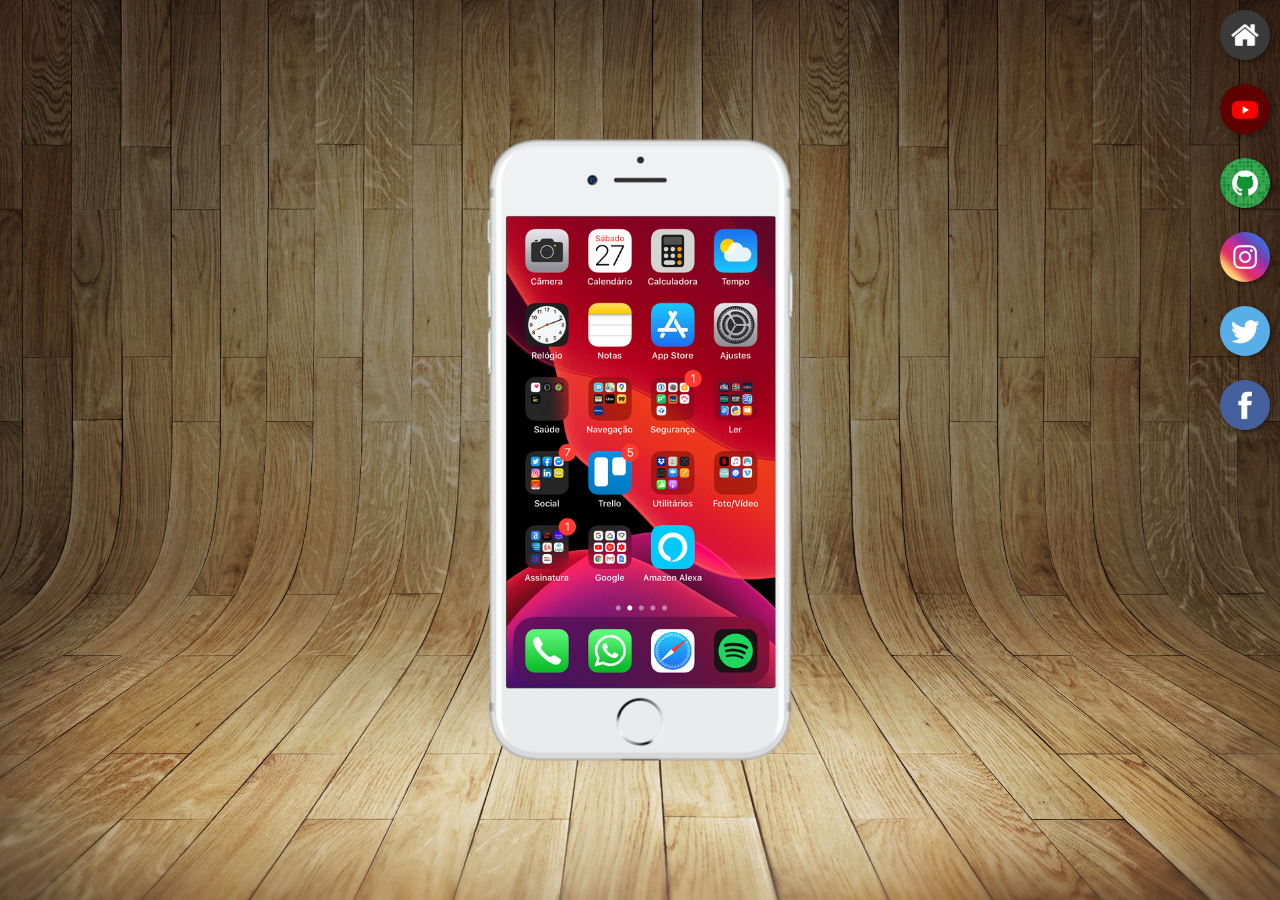
<file: index.html>
<!DOCTYPE html>
<html lang="pt-br">
<head>
  <meta charset="UTF-8">
  <meta name="viewport" content="width=device-width, initial-scale=1.0">
  <link rel="shortcut icon" href="imagens/favicon.ico" type="image/x-icon">
  <link rel="stylesheet" href="estilos/style.css">
  <title>Projeto Redes Sociais</title>
</head>
<body>
  <main>

    <section id="telefone">
      <iframe src="home.html" frameborder="0" name="tela" id="tela">
        Seu navegador não é compatível com isso.
      </iframe>
    </section>

    <section id="redes-sociais"> 
      <!-- name="tela" e target="tela" estão interligados -->
      <a href="home.html" target="tela"><img src="imagens/logo-home.jpg" alt="Home"></a> <br> 
      <a href="youtube.html" target="tela"><img src="imagens/logo-youtube.jpg" alt="Youtube"></a> <br>
      <a href="github.html" target="tela"><img src="imagens/logo-github.jpg" alt="GitHub"></a> <br>
      <a href="instagram.html" target="tela"><img src="imagens/logo-instagram.jpg" alt="Instagram"></a> <br>
      <a href="twitter.html" target="tela"><img src="imagens/logo-twitter.jpg" alt="Twitter"></a> <br>
      <a href="facebook.html" target="tela"><img src="imagens/logo-facebook.jpg" alt="Facebook"></a>
    </section>

  </main>
</body>
</html>
</file>
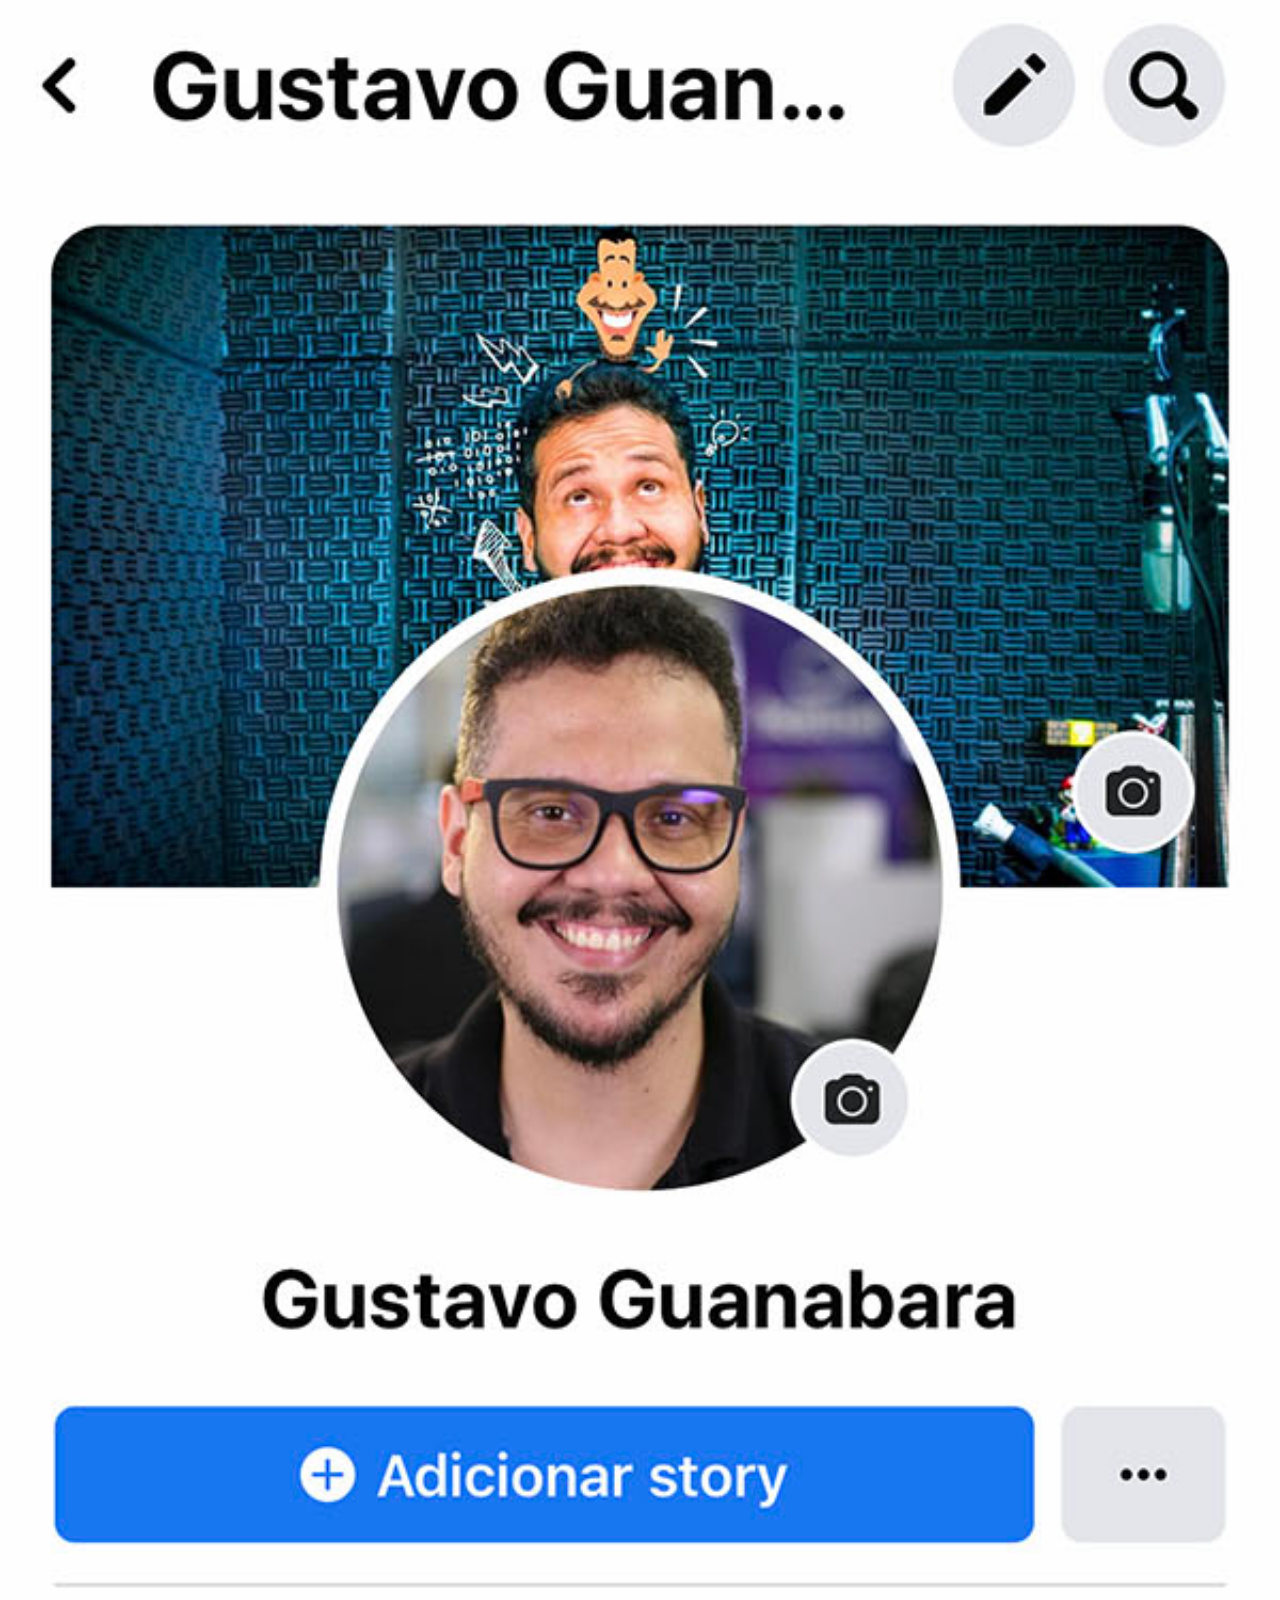
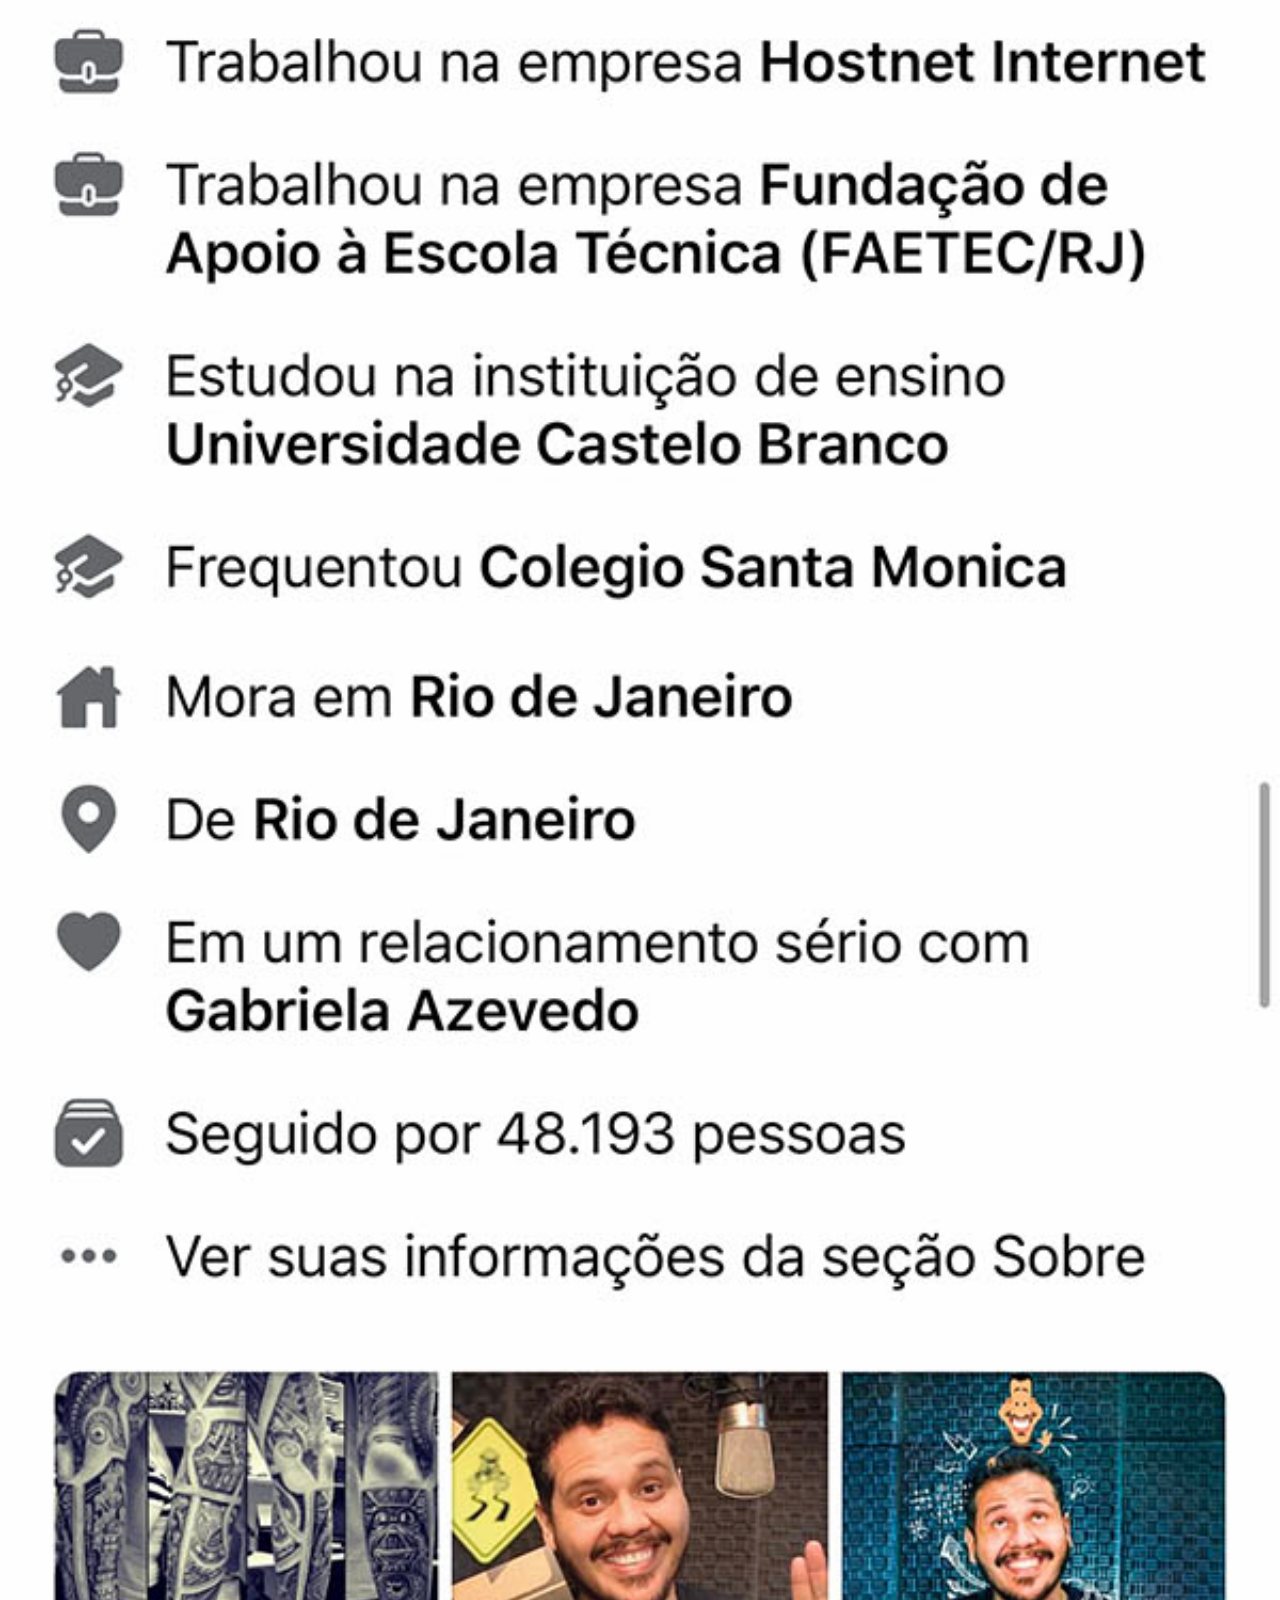
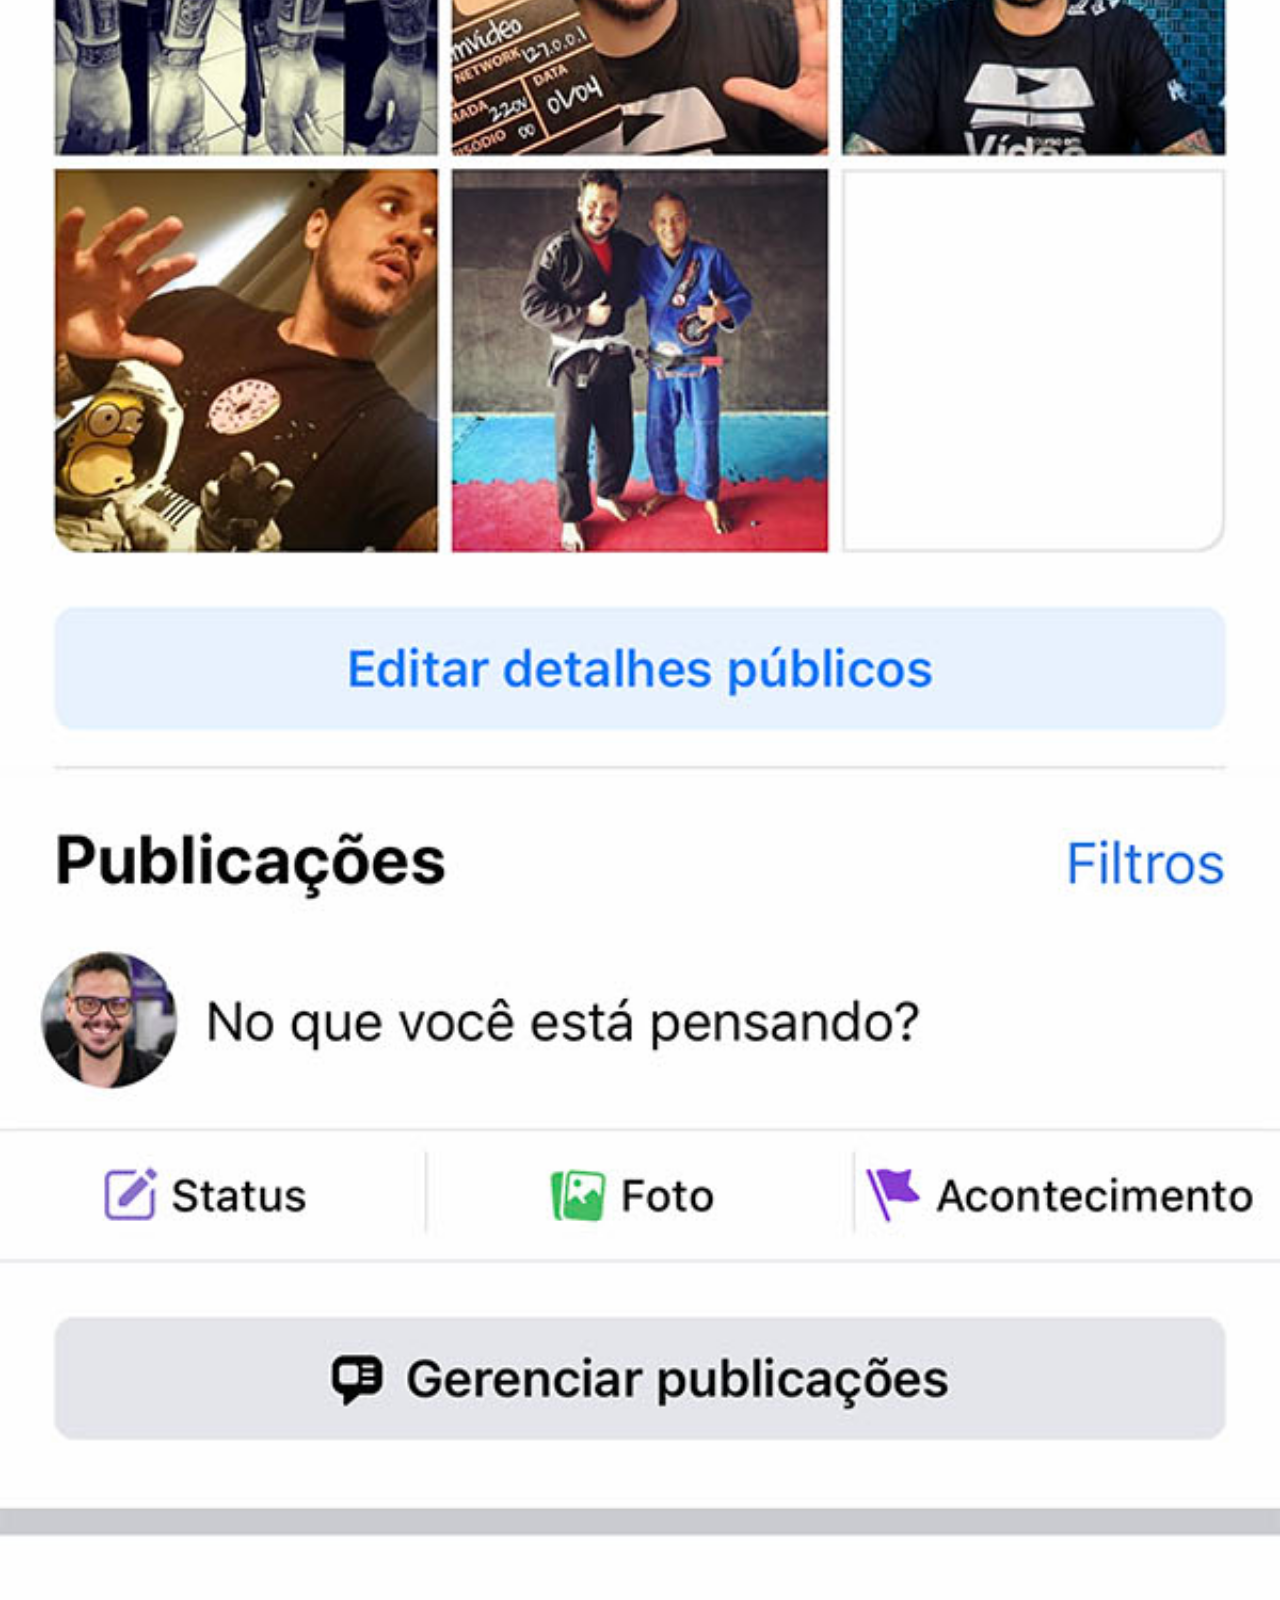
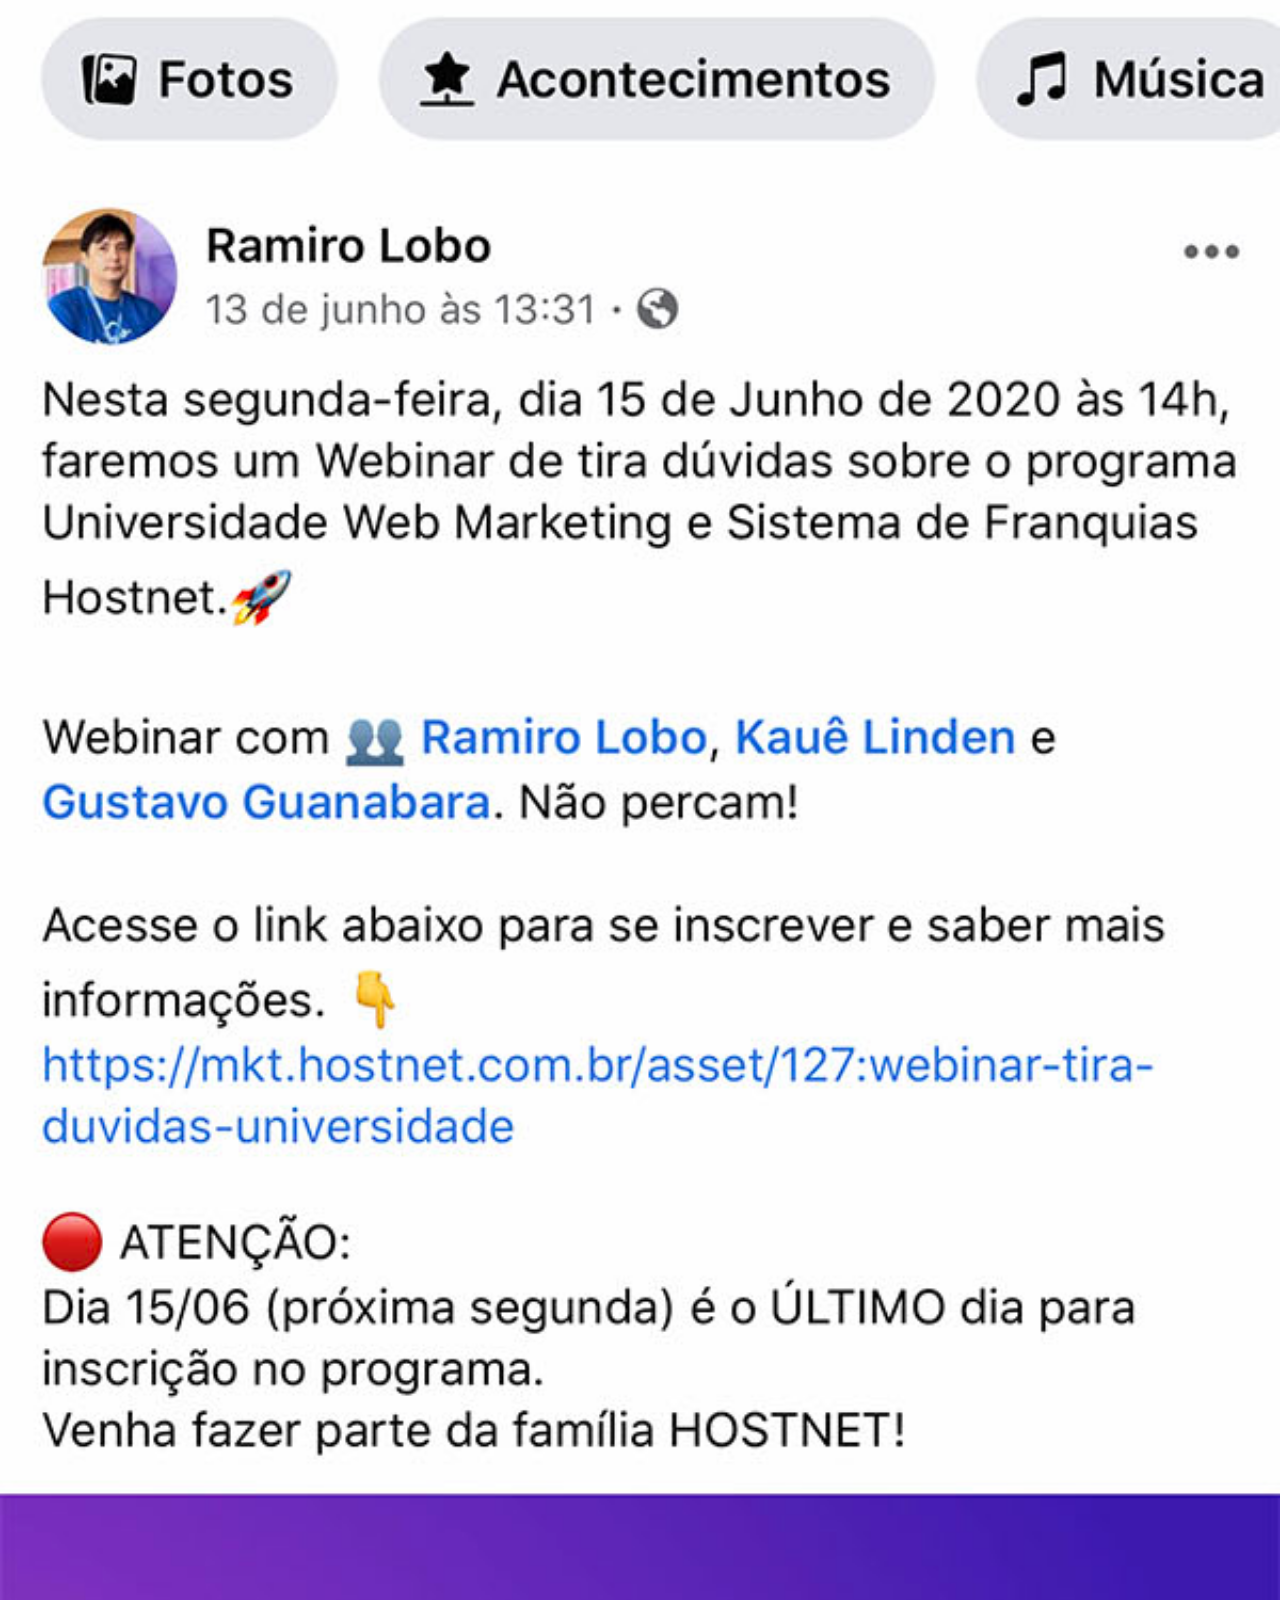
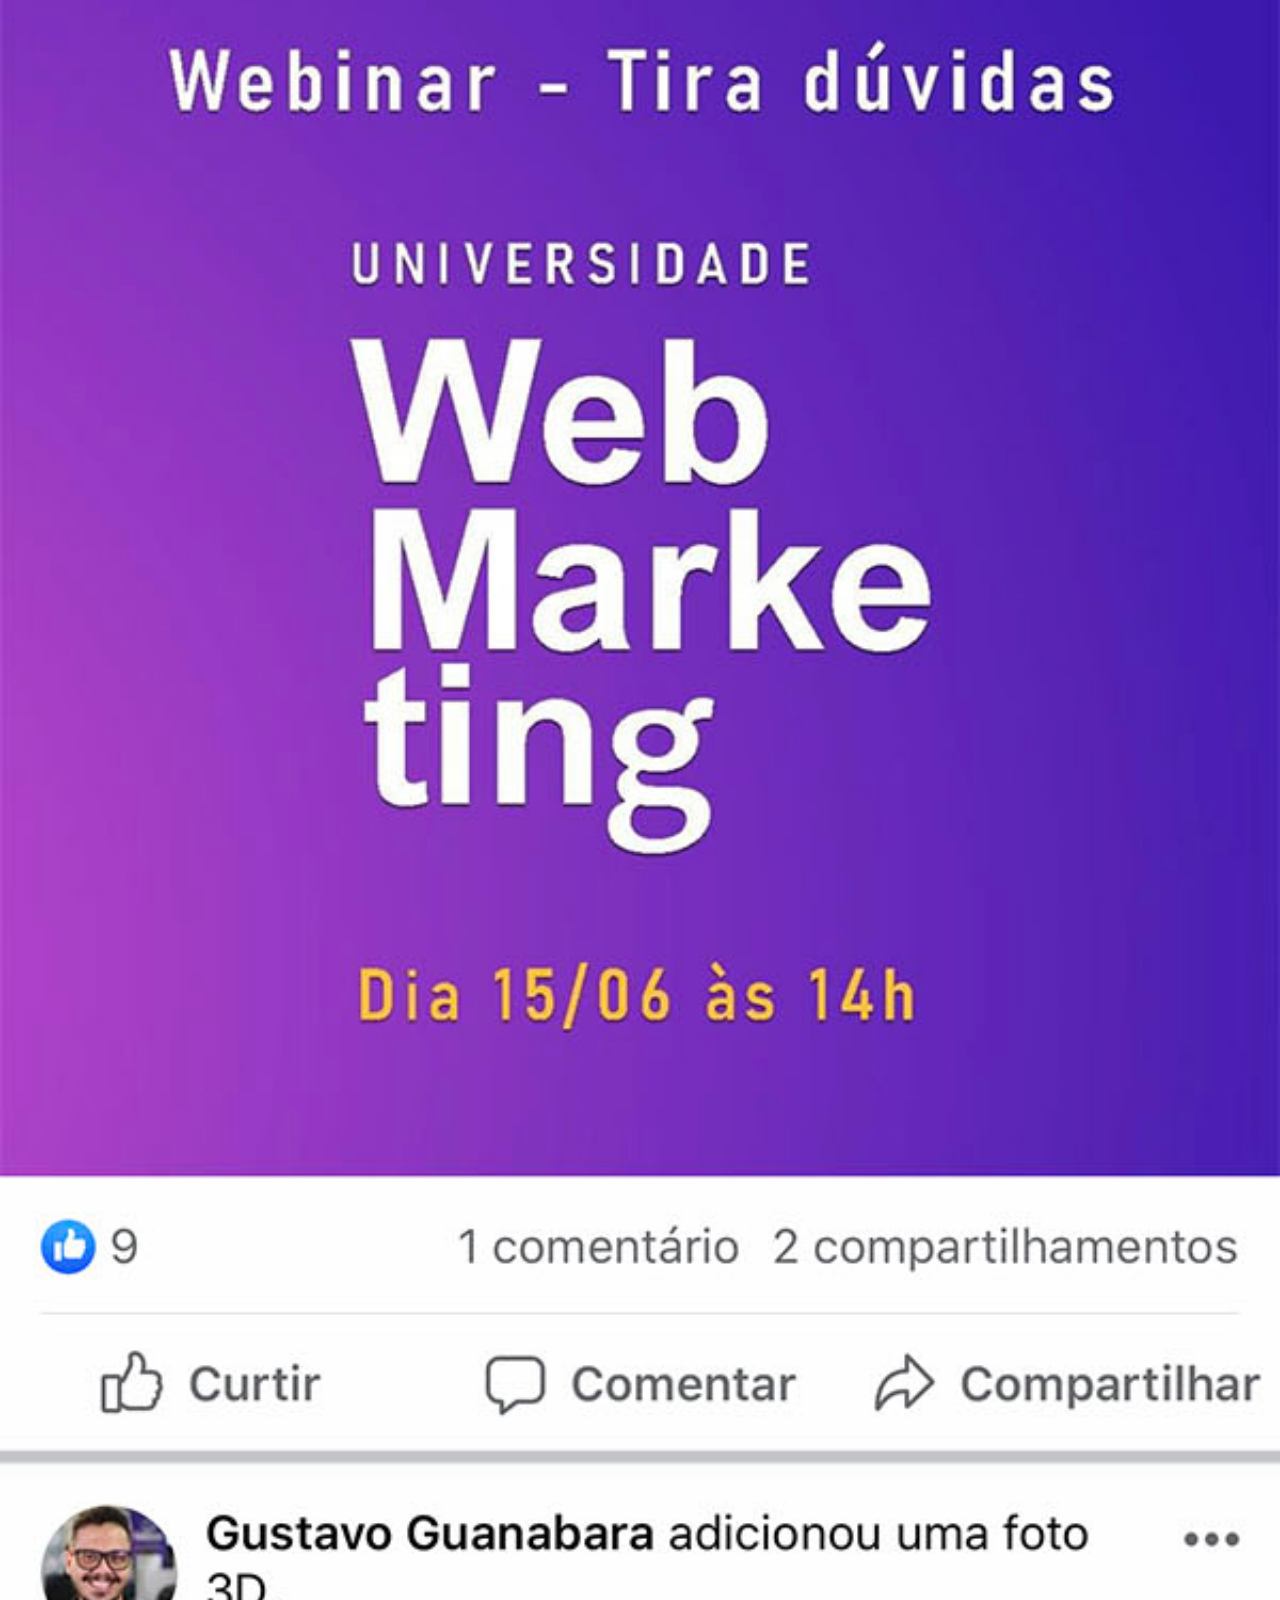
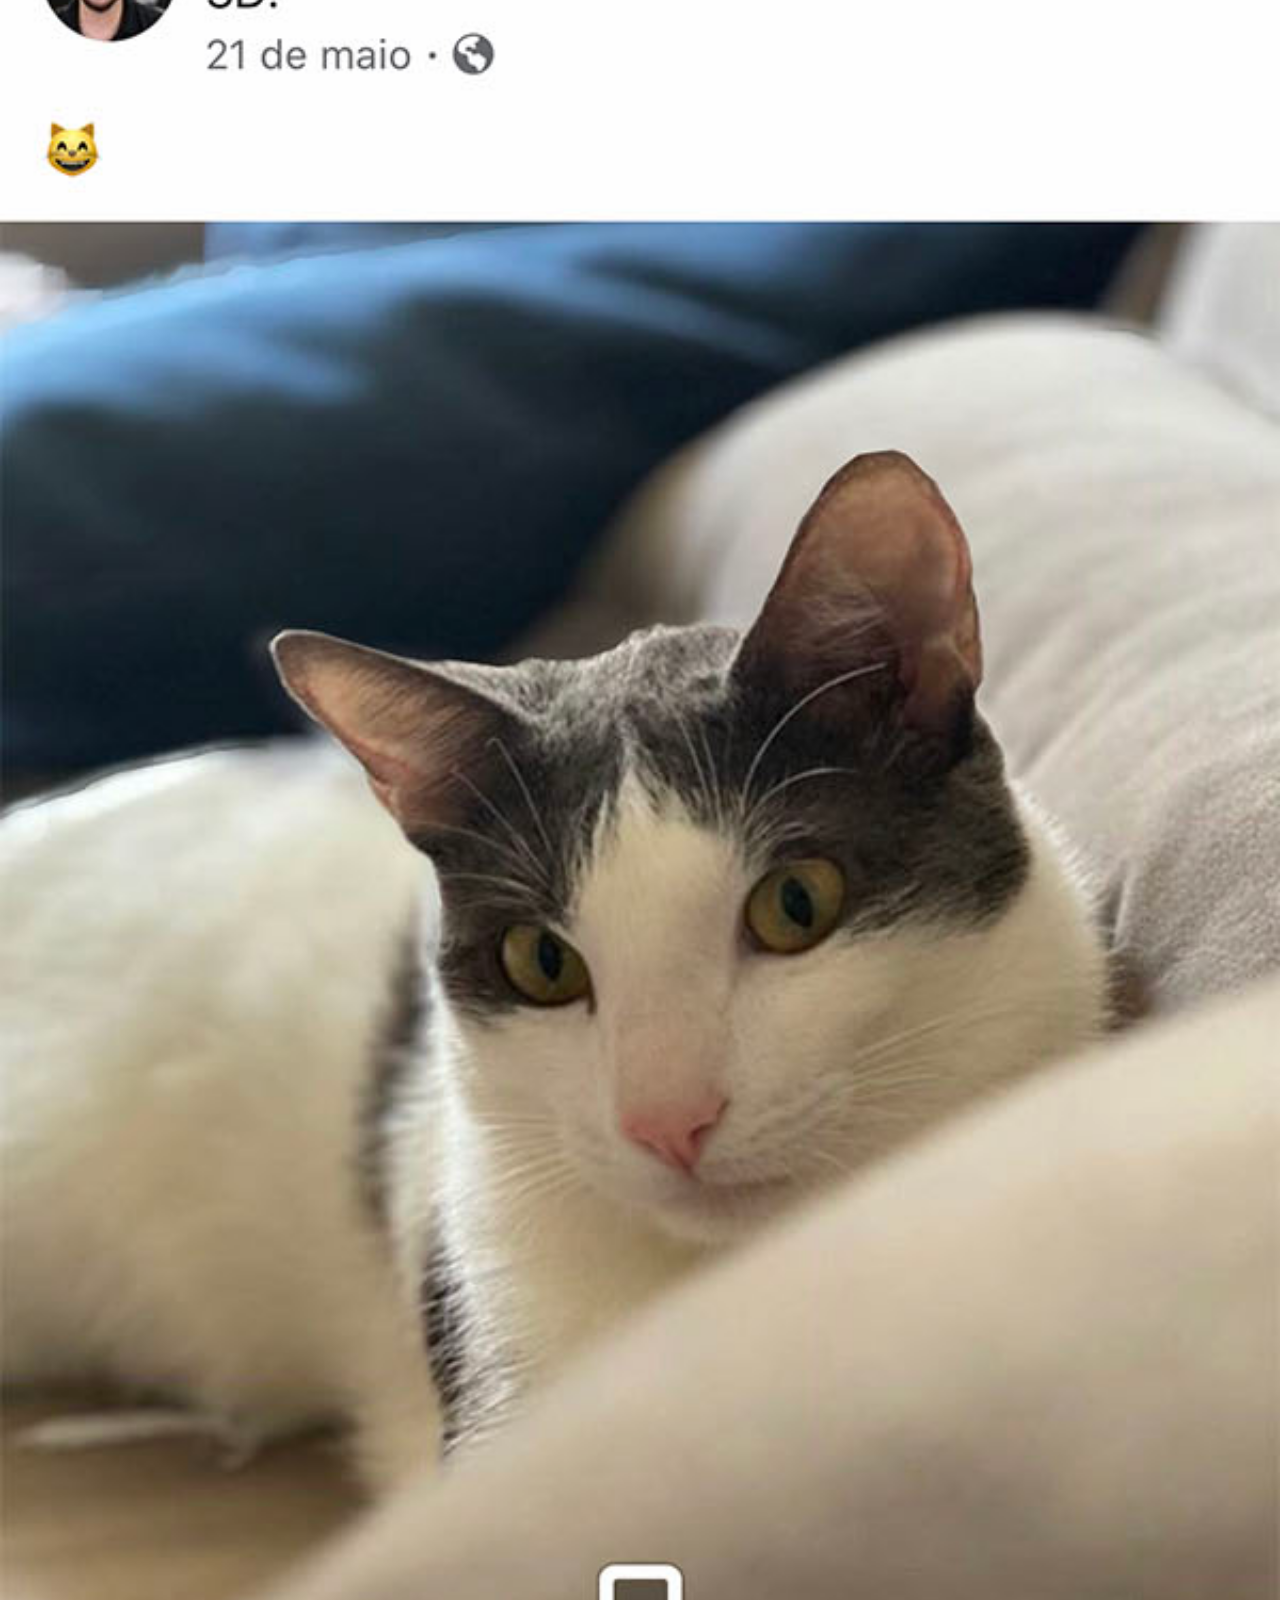
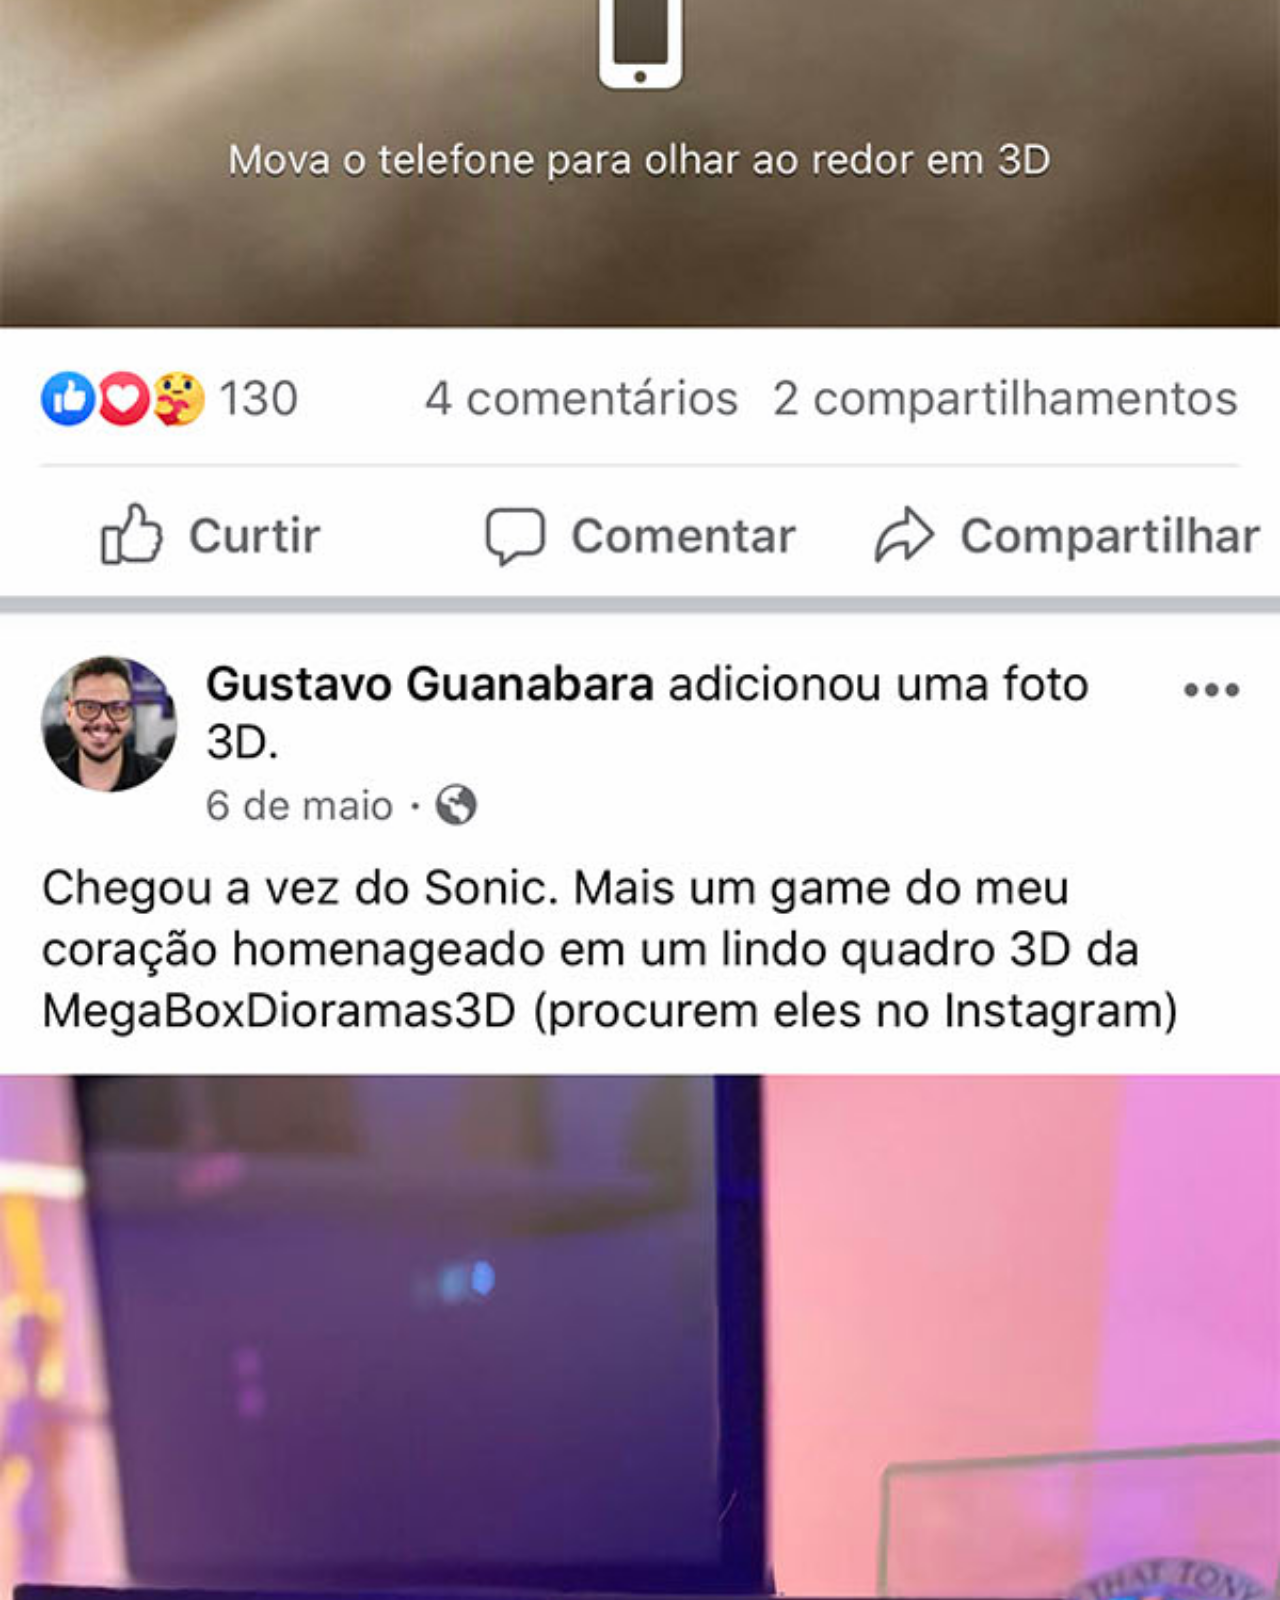
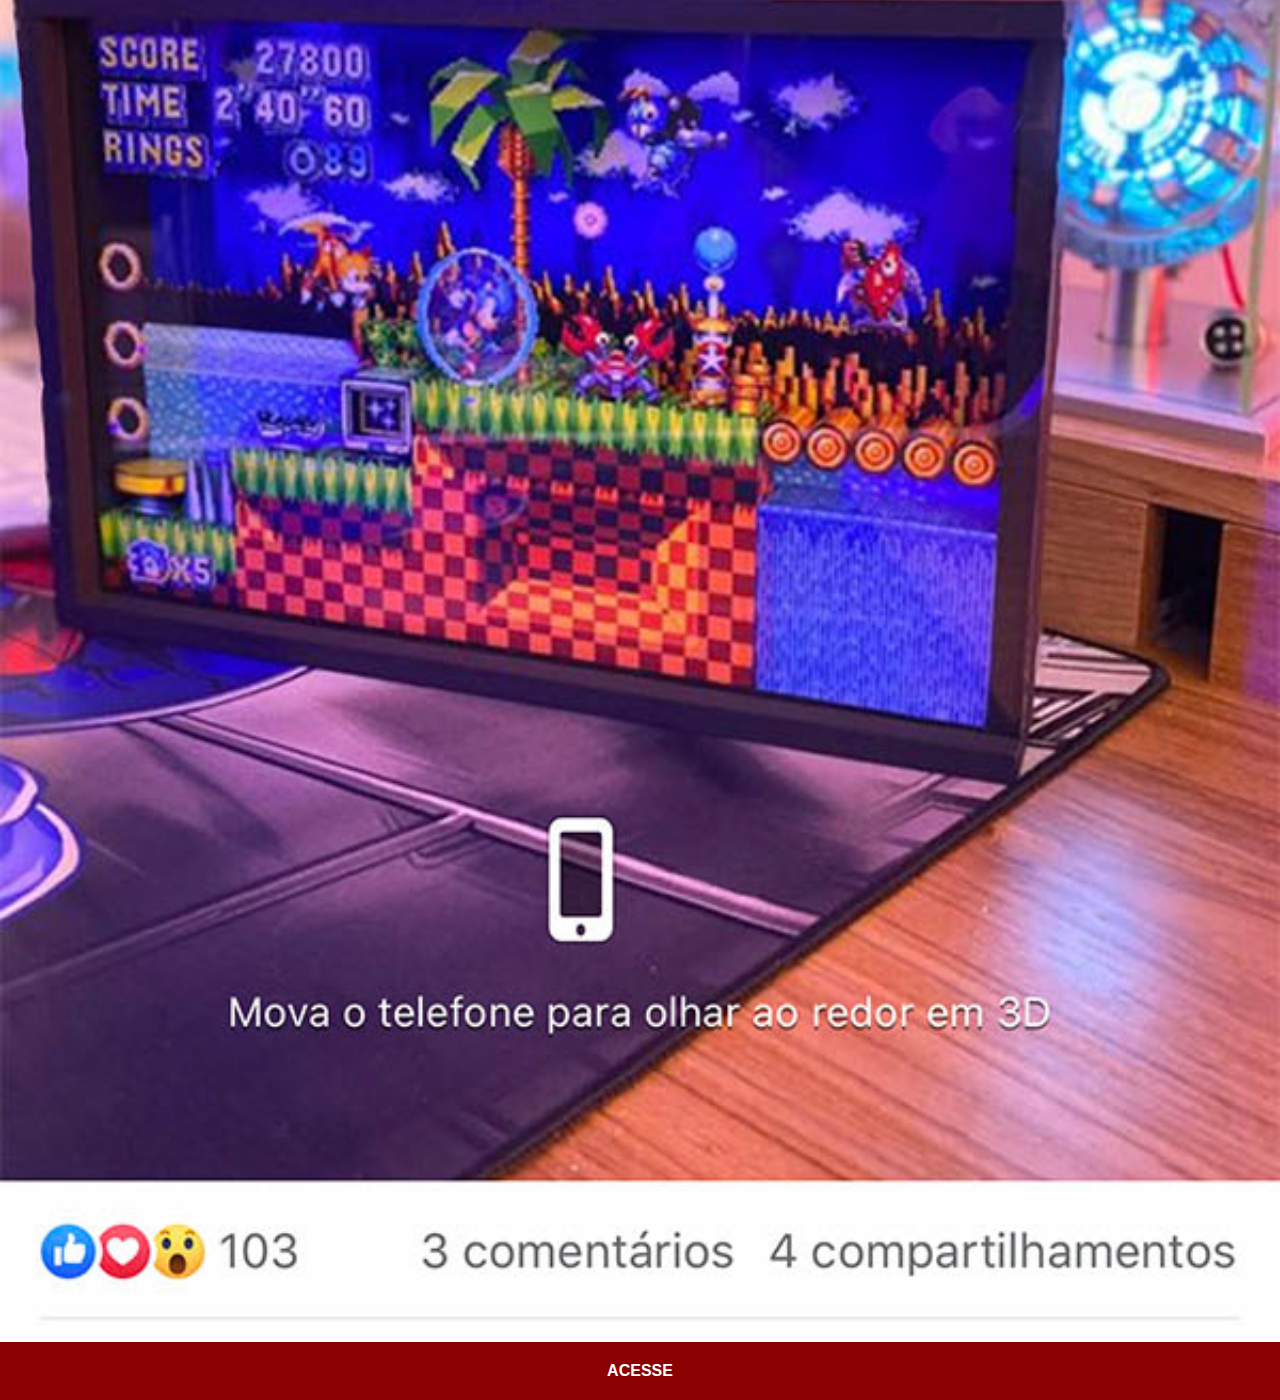
<file: facebook.html>
<!DOCTYPE html>
<html lang="pt-br">
<head>
  <meta charset="UTF-8">
  <meta name="viewport" content="width=device-width, initial-scale=1.0">
  <link rel="stylesheet" href="estilos/social.css">
  <title>Facebook</title>
</head>
<body>
  <img src="imagens/tela-facebook.jpg" alt="Fcaebook">
  <a href="https://www.facebook.com/gustavoguanabara/?locale=pt_BR">ACESSE</a>
</body>
</html>
</file>
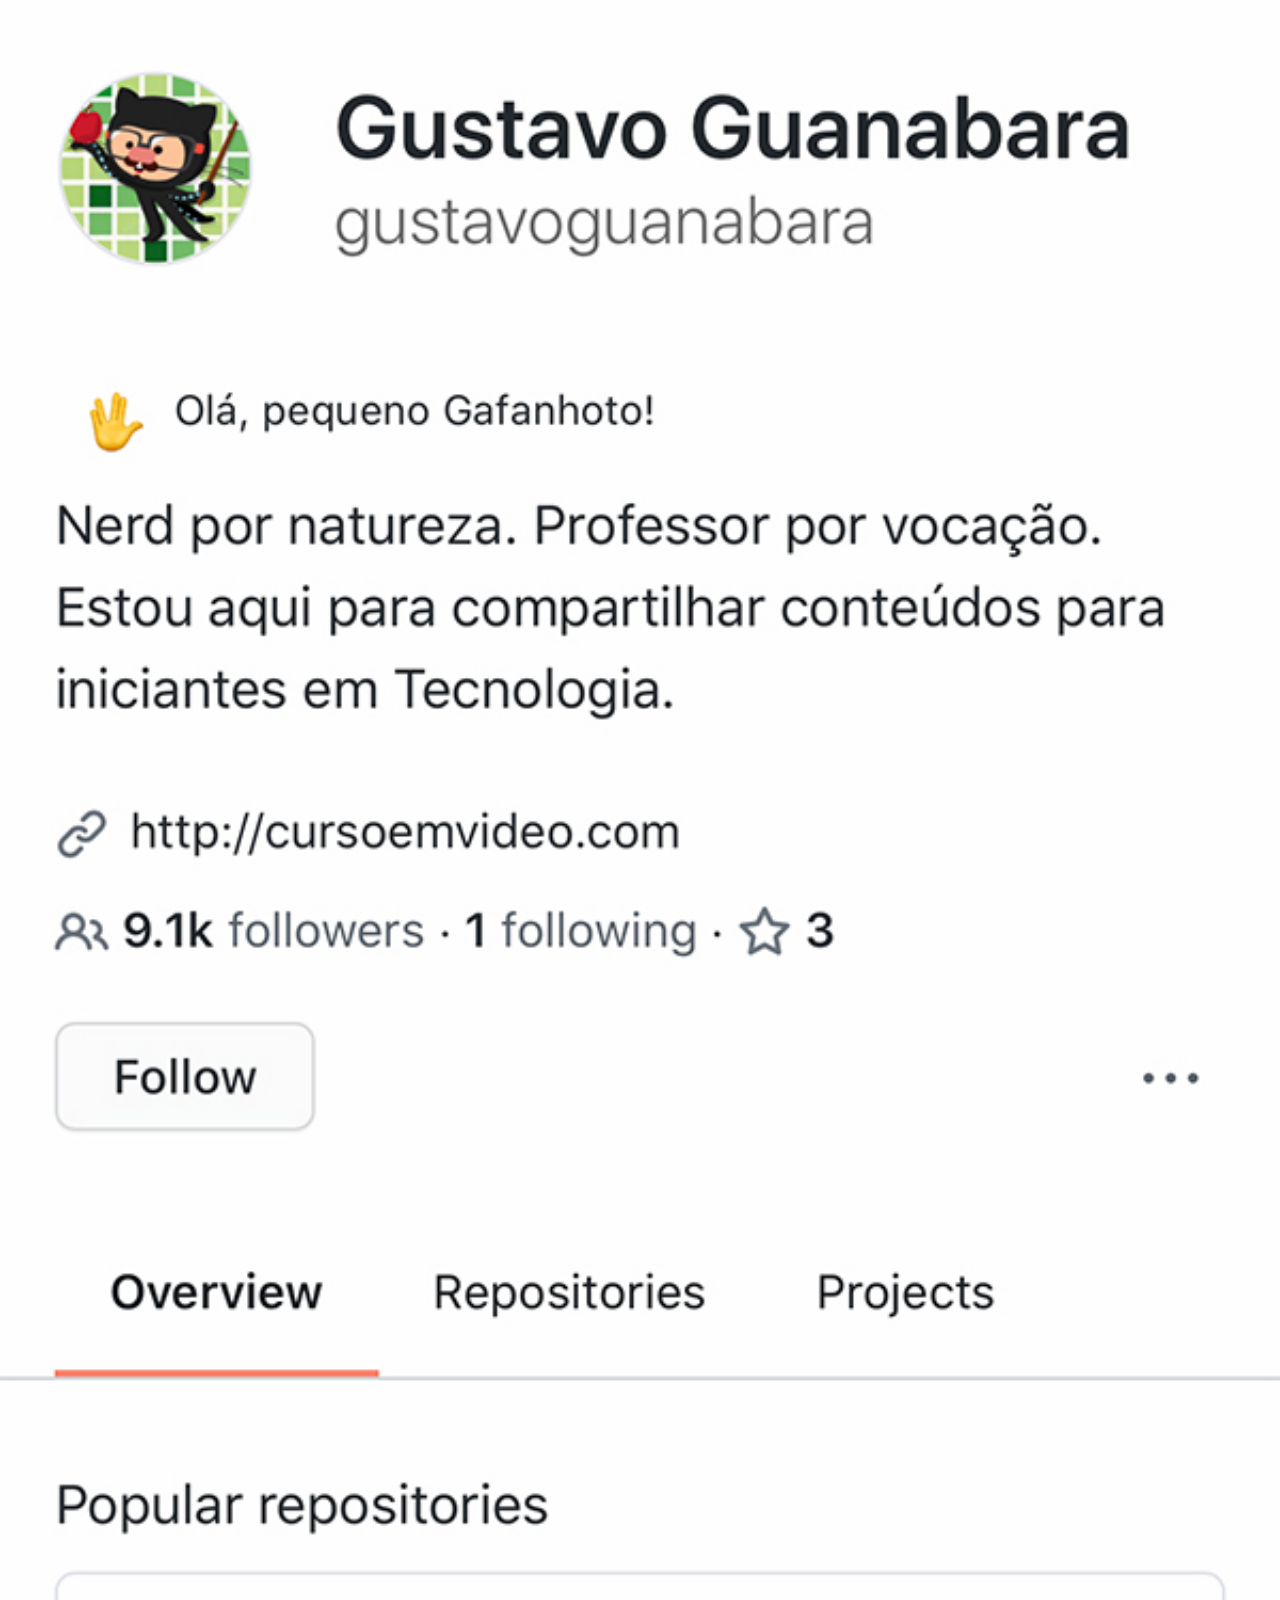
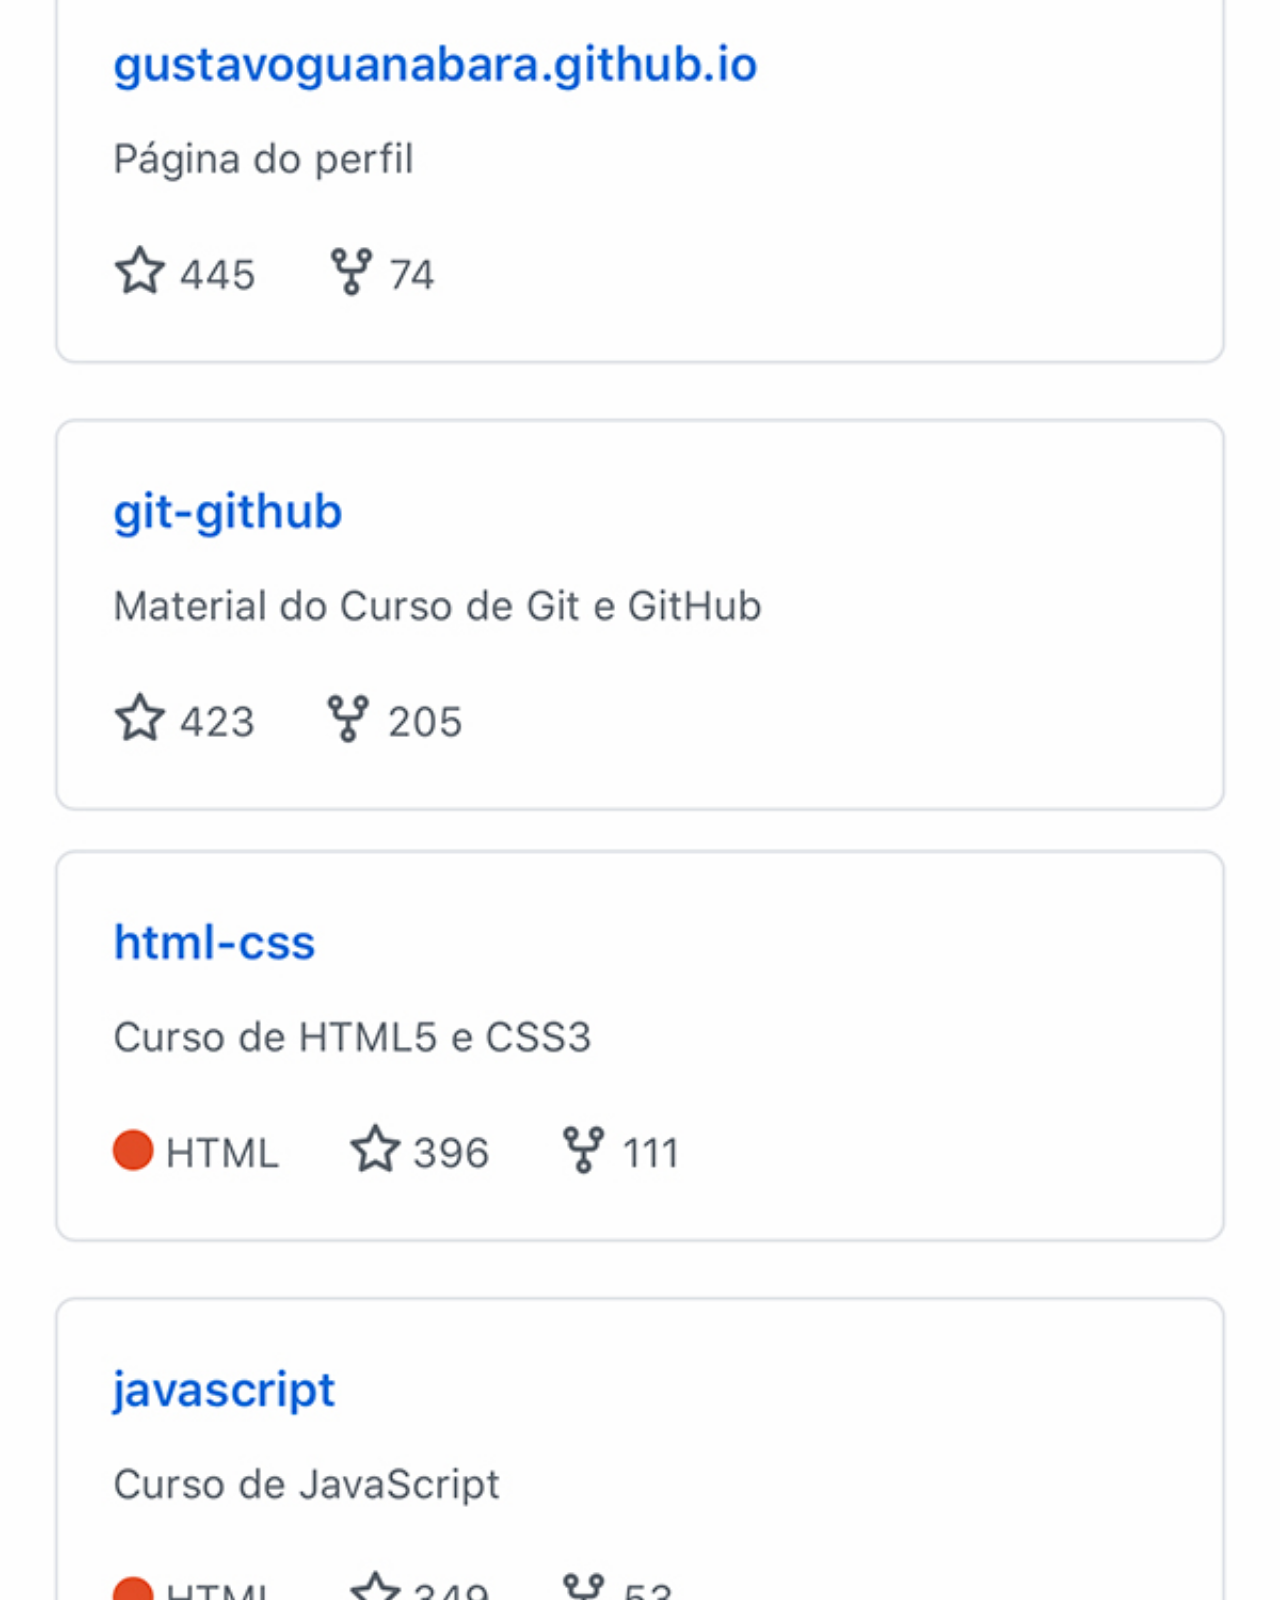
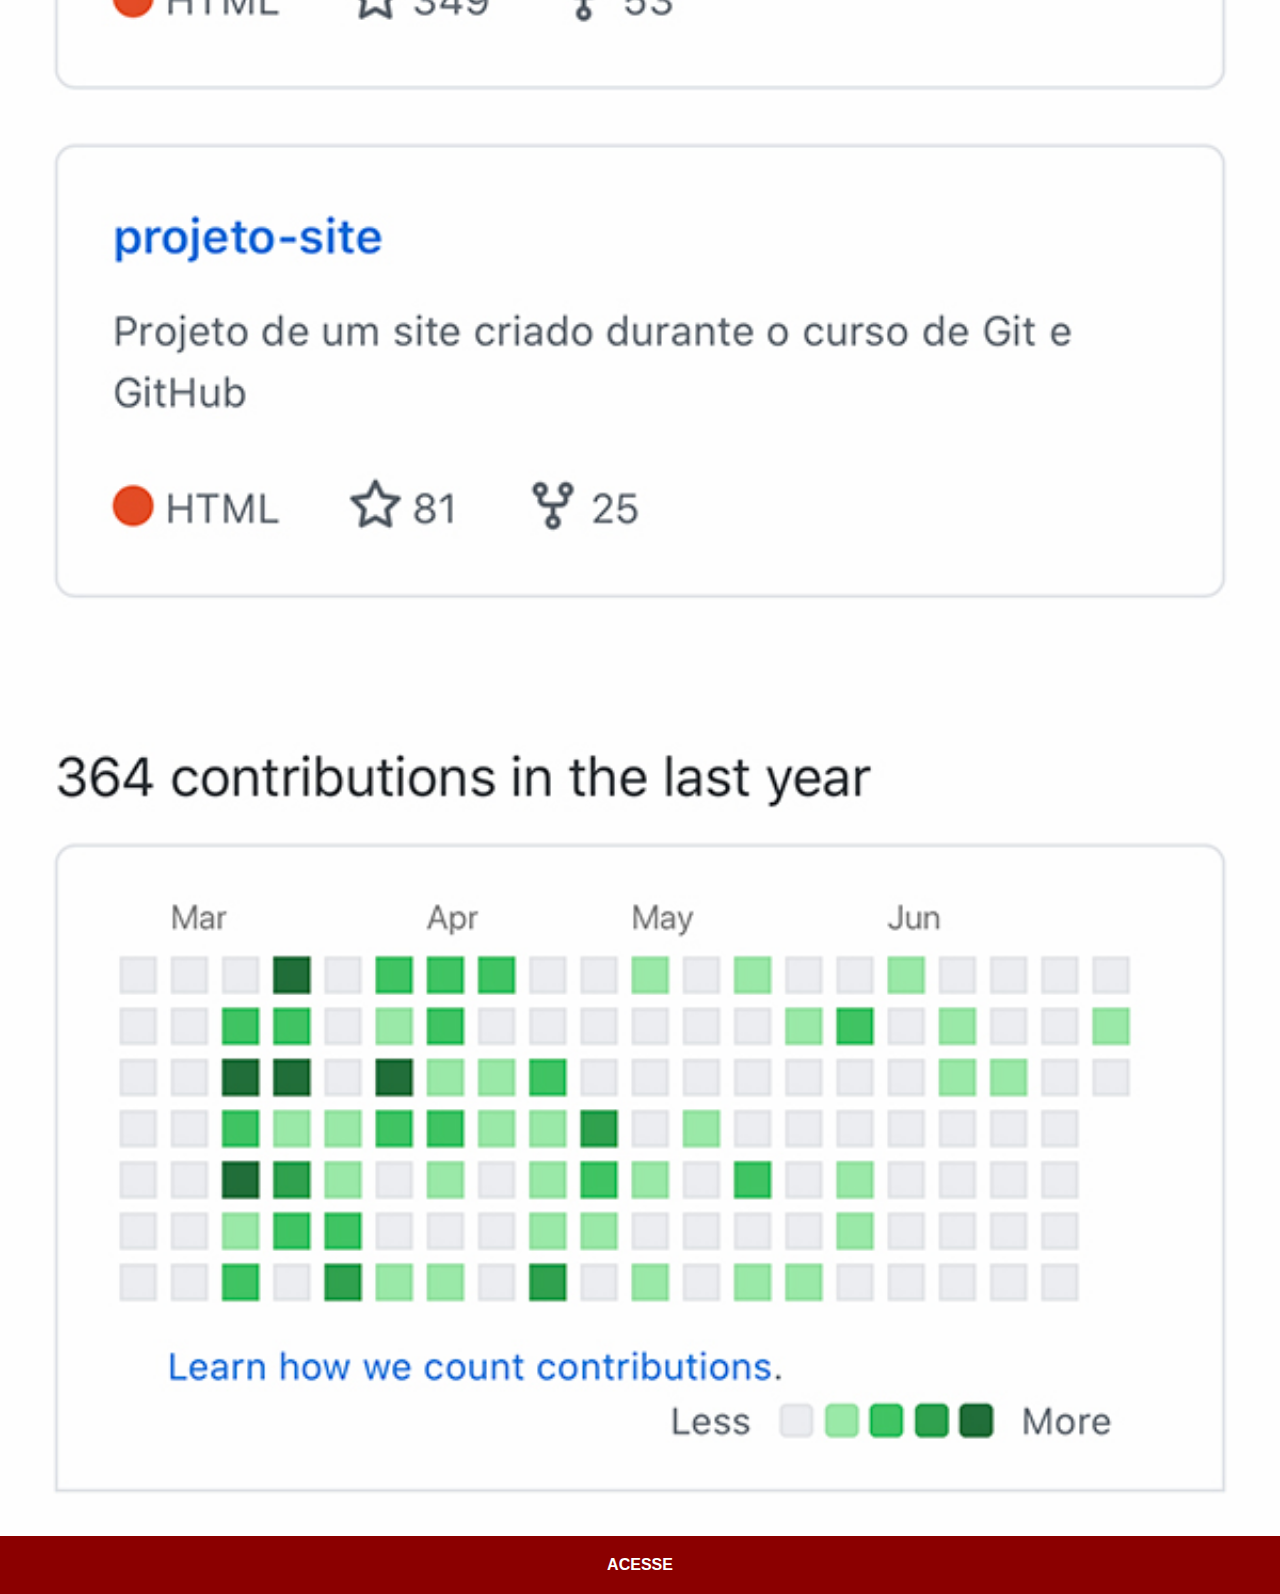
<file: github.html>
<!DOCTYPE html>
<html lang="pt-br">
<head>
  <meta charset="UTF-8">
  <meta name="viewport" content="width=device-width, initial-scale=1.0">
  <title>Github</title>
  <link rel="stylesheet" href="estilos/social.css">
</head>
<body>
  <img src="imagens/tela-github.jpg" alt="Github">
  <a href="https://github.com/gustavoguanabara" target="_blank">ACESSE</a>
</body>
</html>
</file>
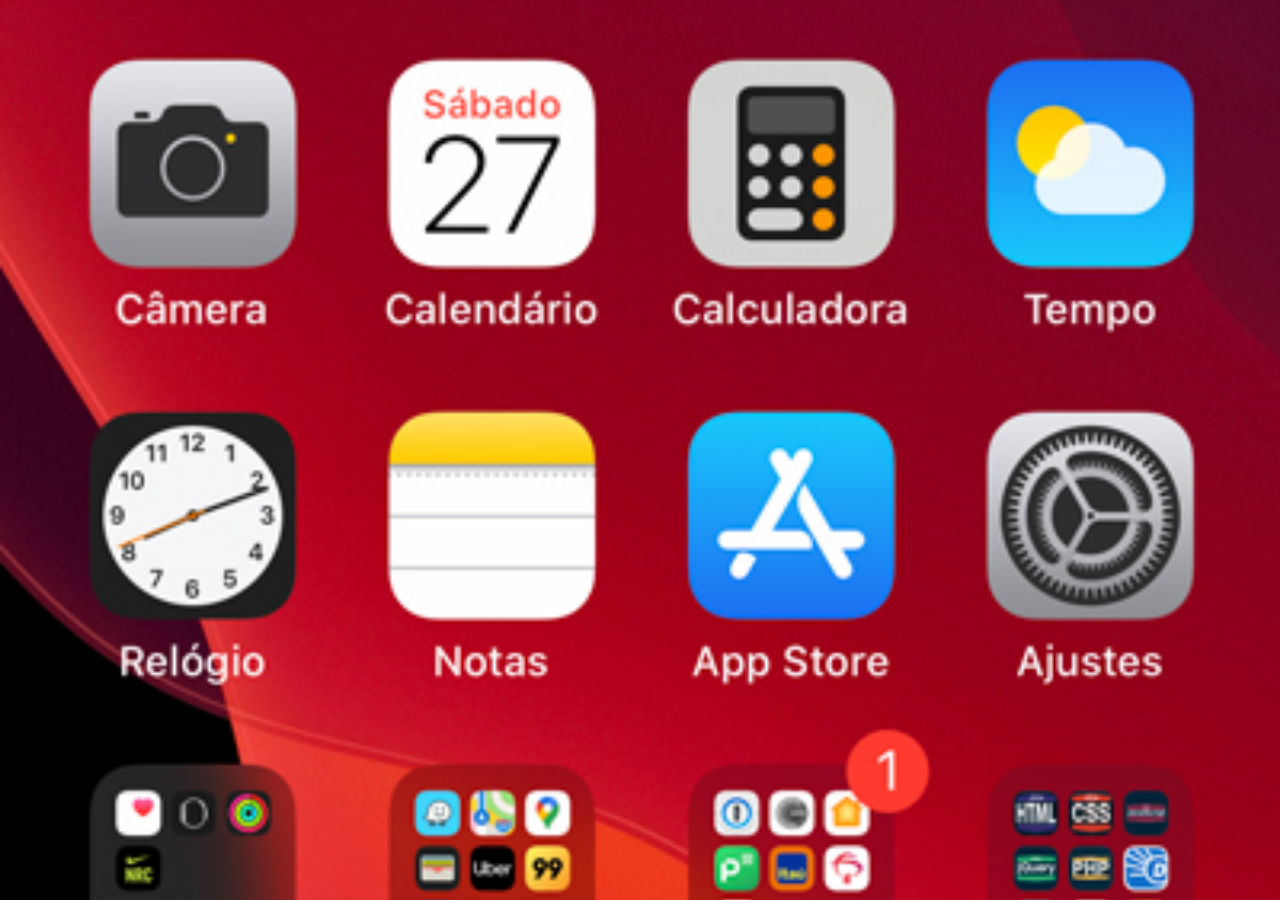
<file: home.html>
<!DOCTYPE html>
<html lang="pt-br">
<head>
  <meta charset="UTF-8">
  <meta name="viewport" content="width=device-width, initial-scale=1.0">
  <title>Home</title>
  <style>
    
    *{
      margin: 0px;
      padding: 0px;
    }
  
    body{
      /* width: 100vw; + height: 100vh significa que o elemento <body> terá a mesma altura da janela do navegador. e naõ tera barra de rolagem. */
      width: 100vw;
      height: 100vh;

      background: black url('imagens/tela-home.jpg') no-repeat top center;
      background-size: cover;
    }
    
  </style>
</head>
<body>

</body>
</html>
</file>
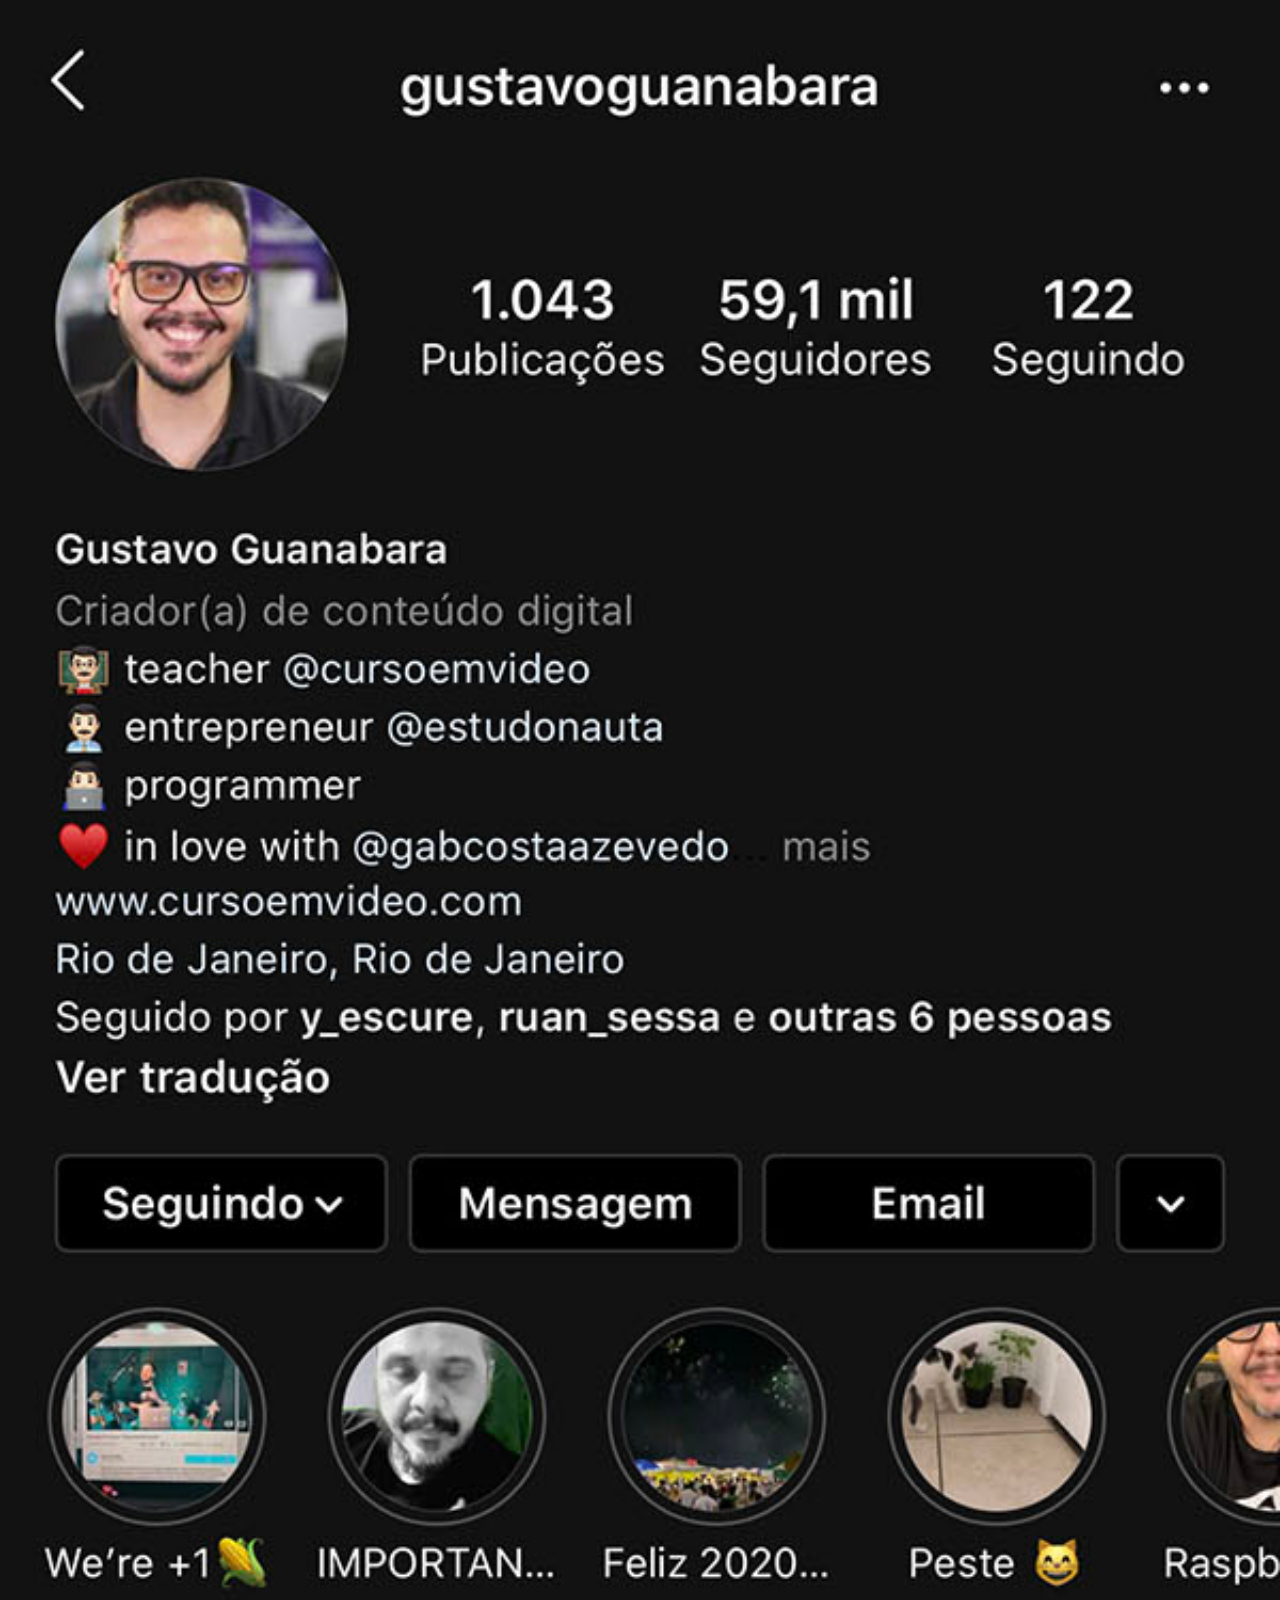
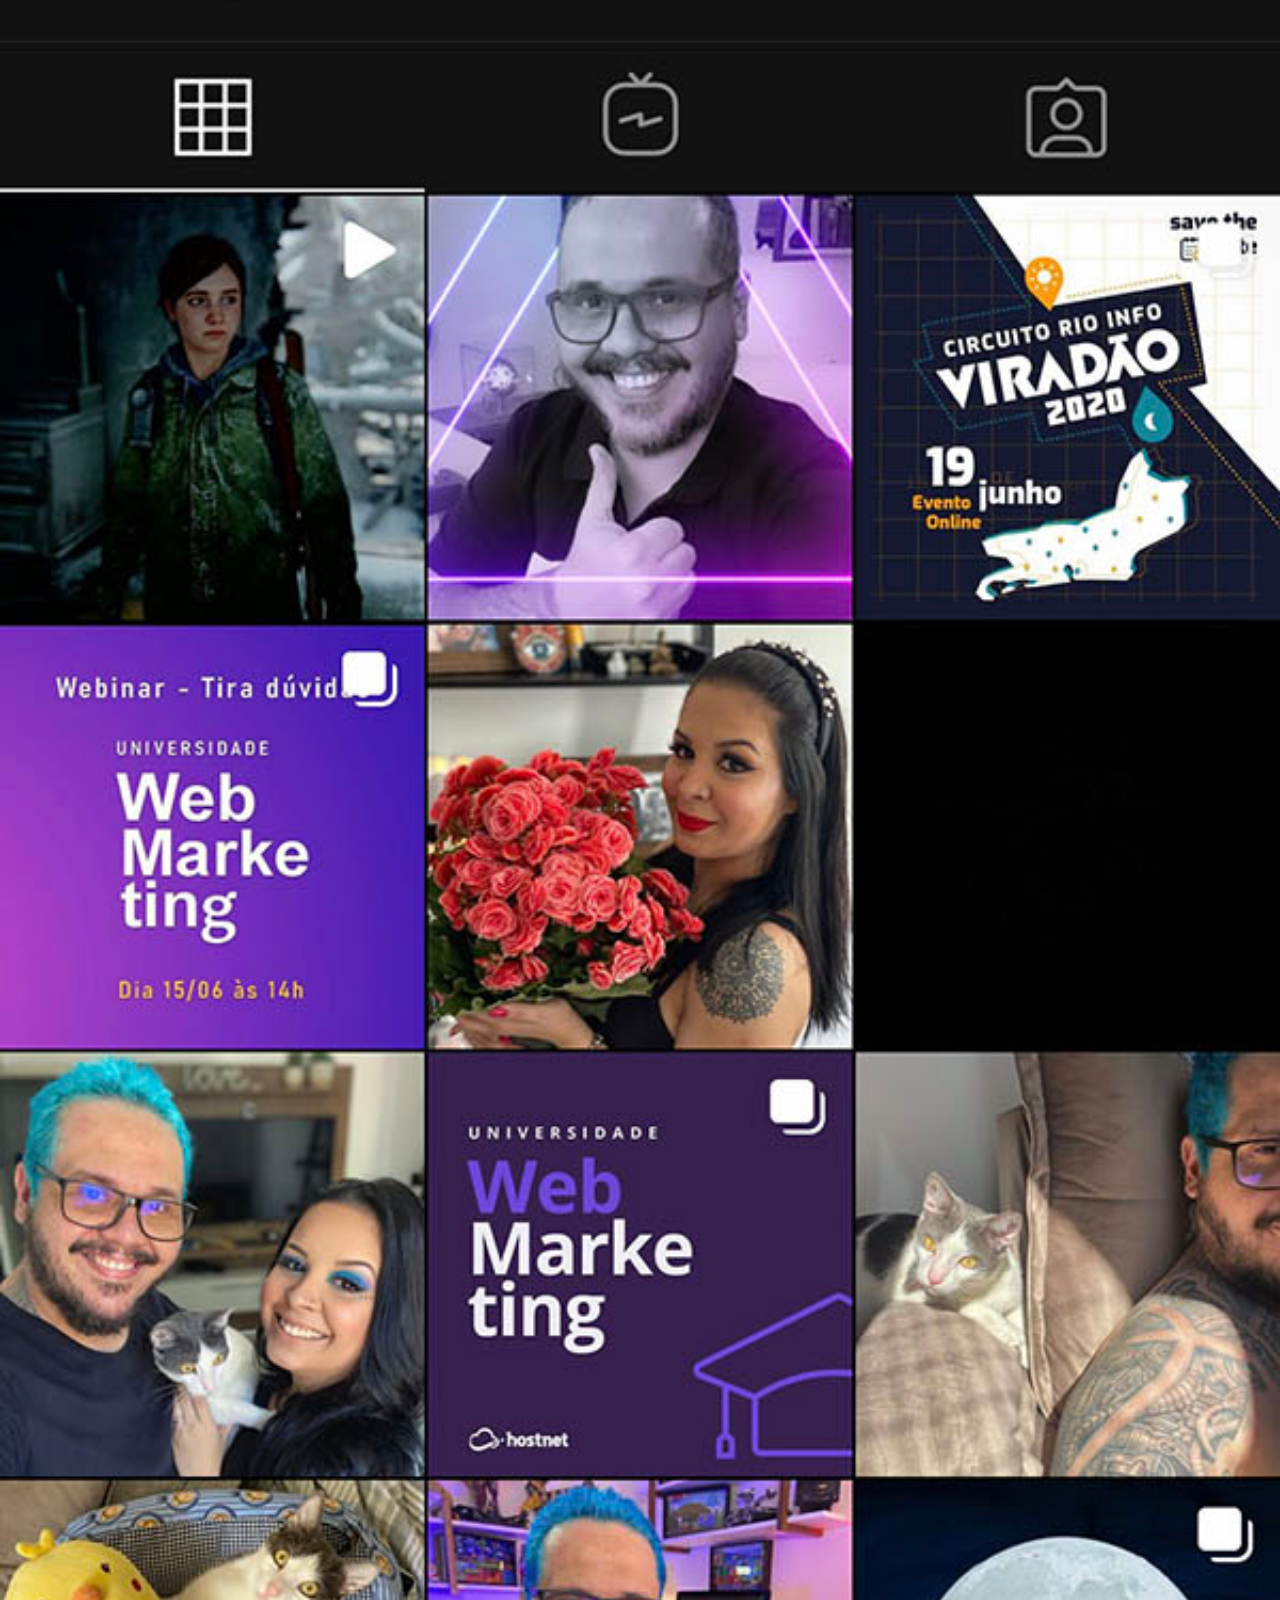
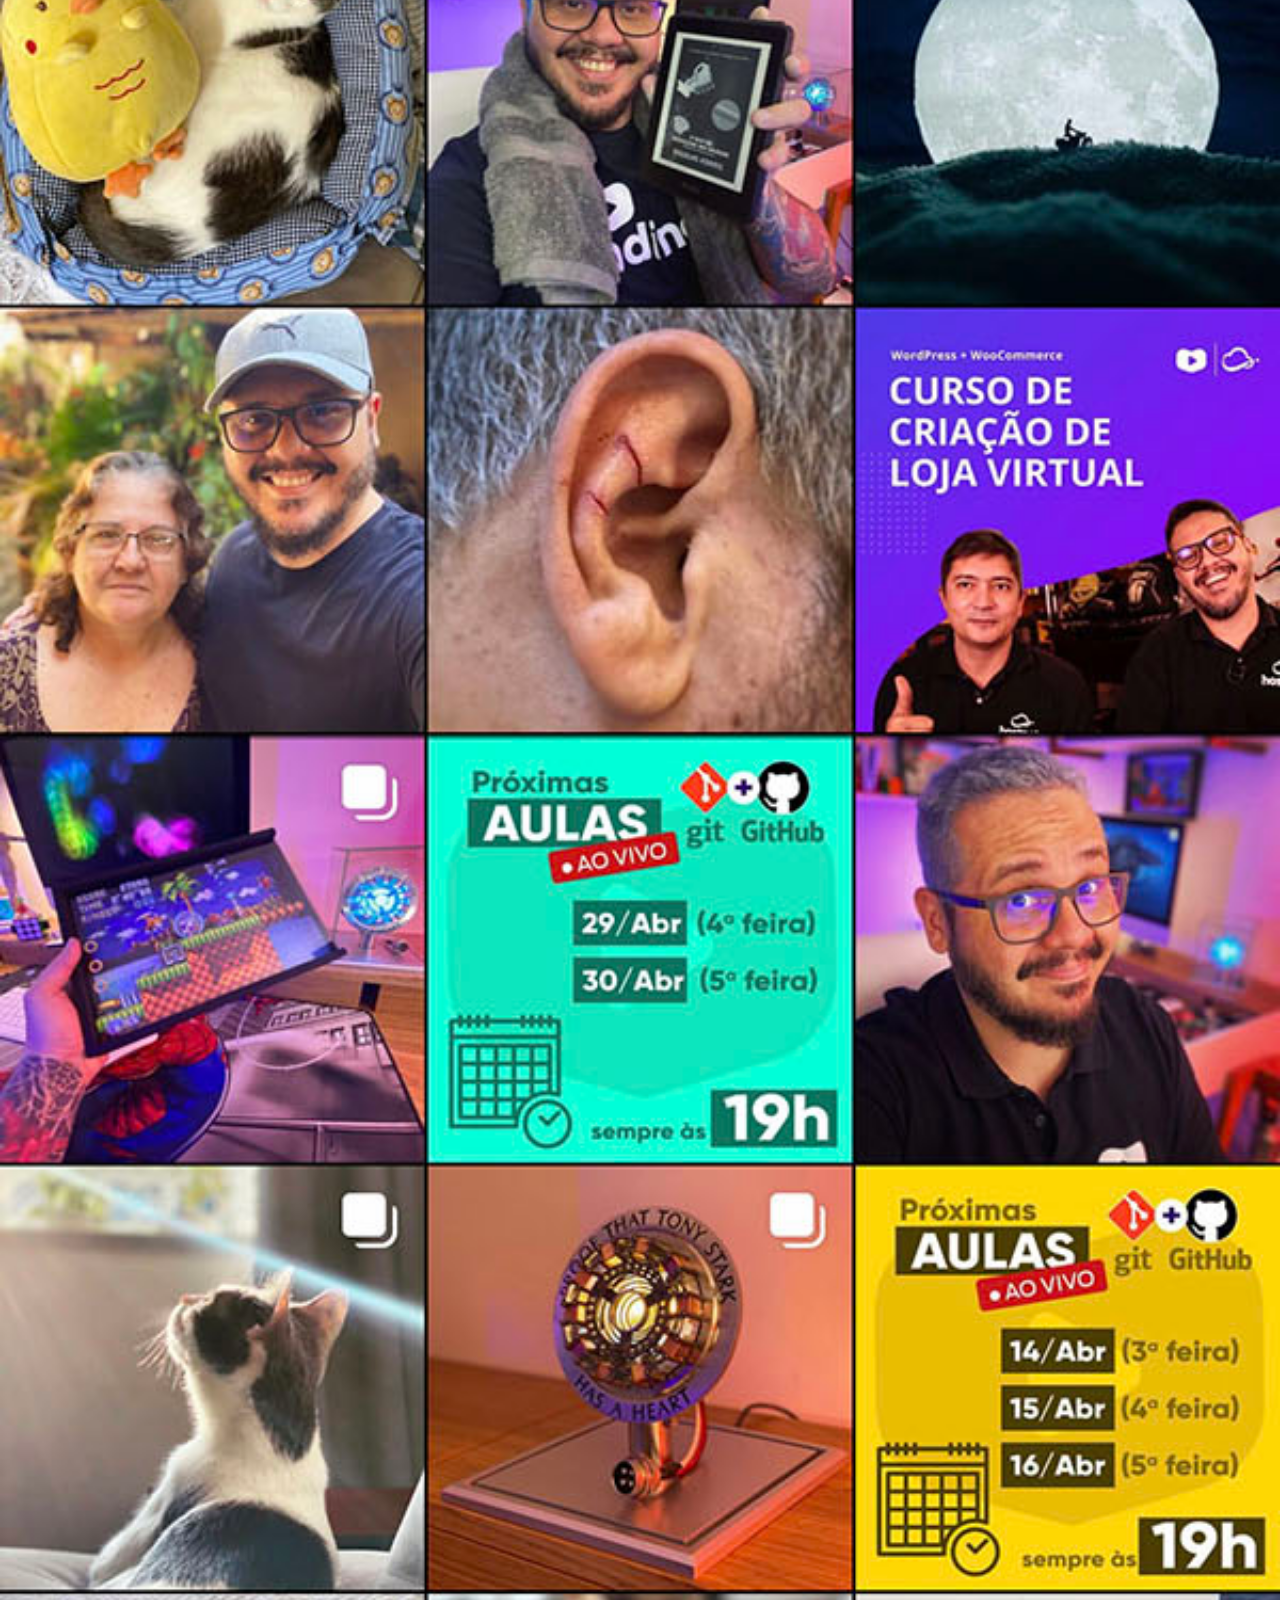
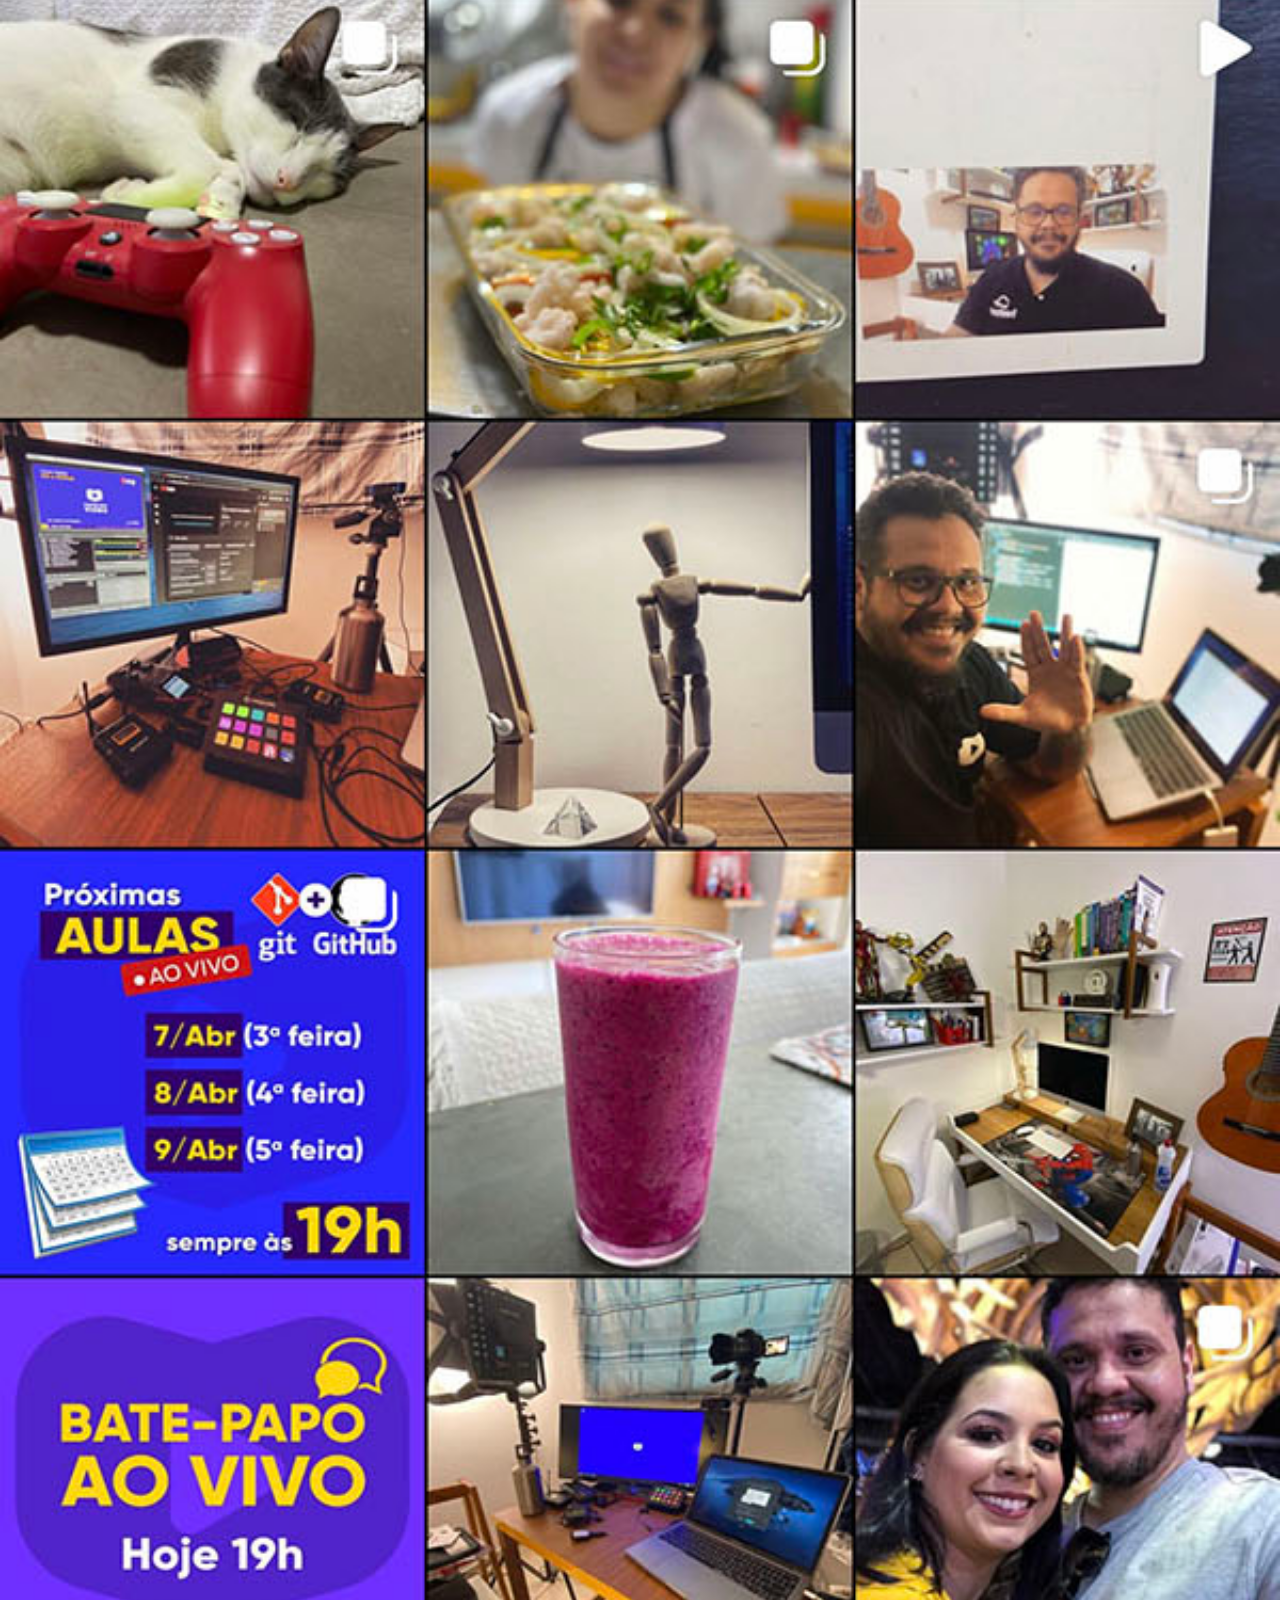
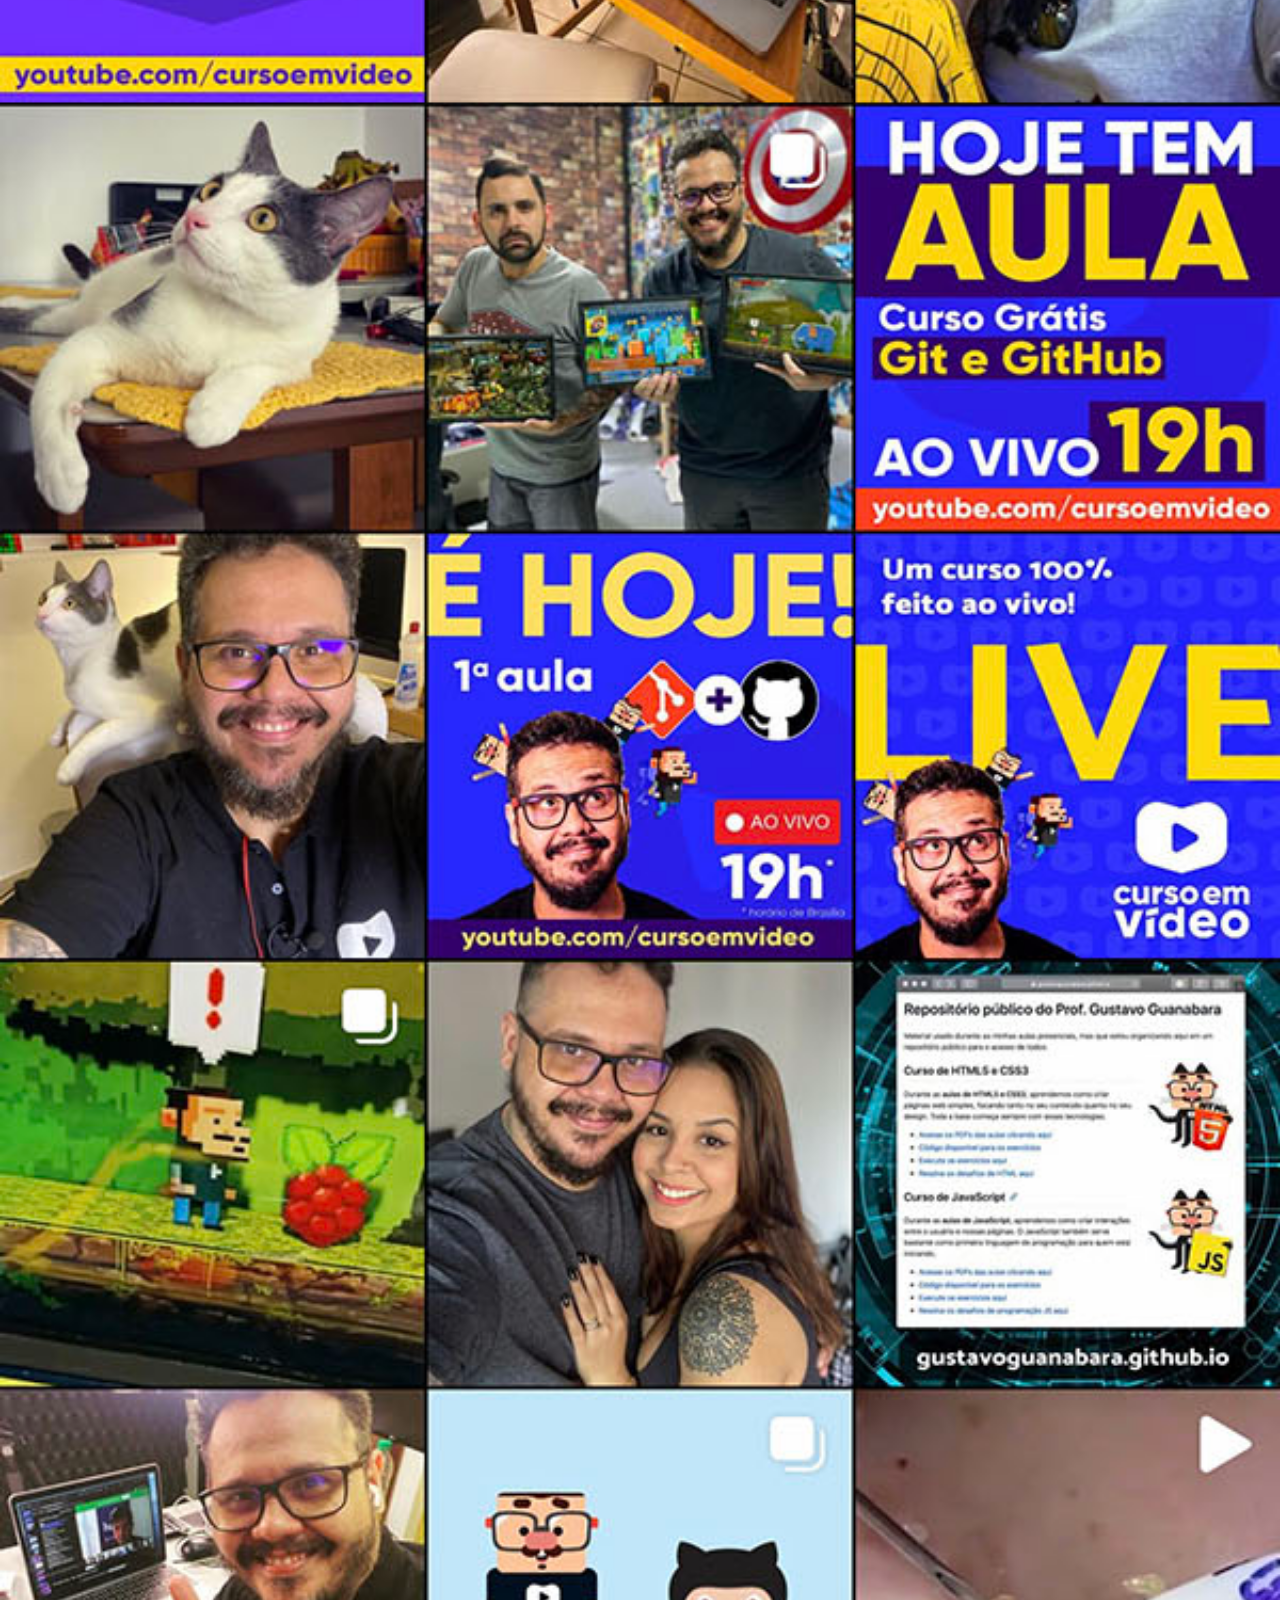
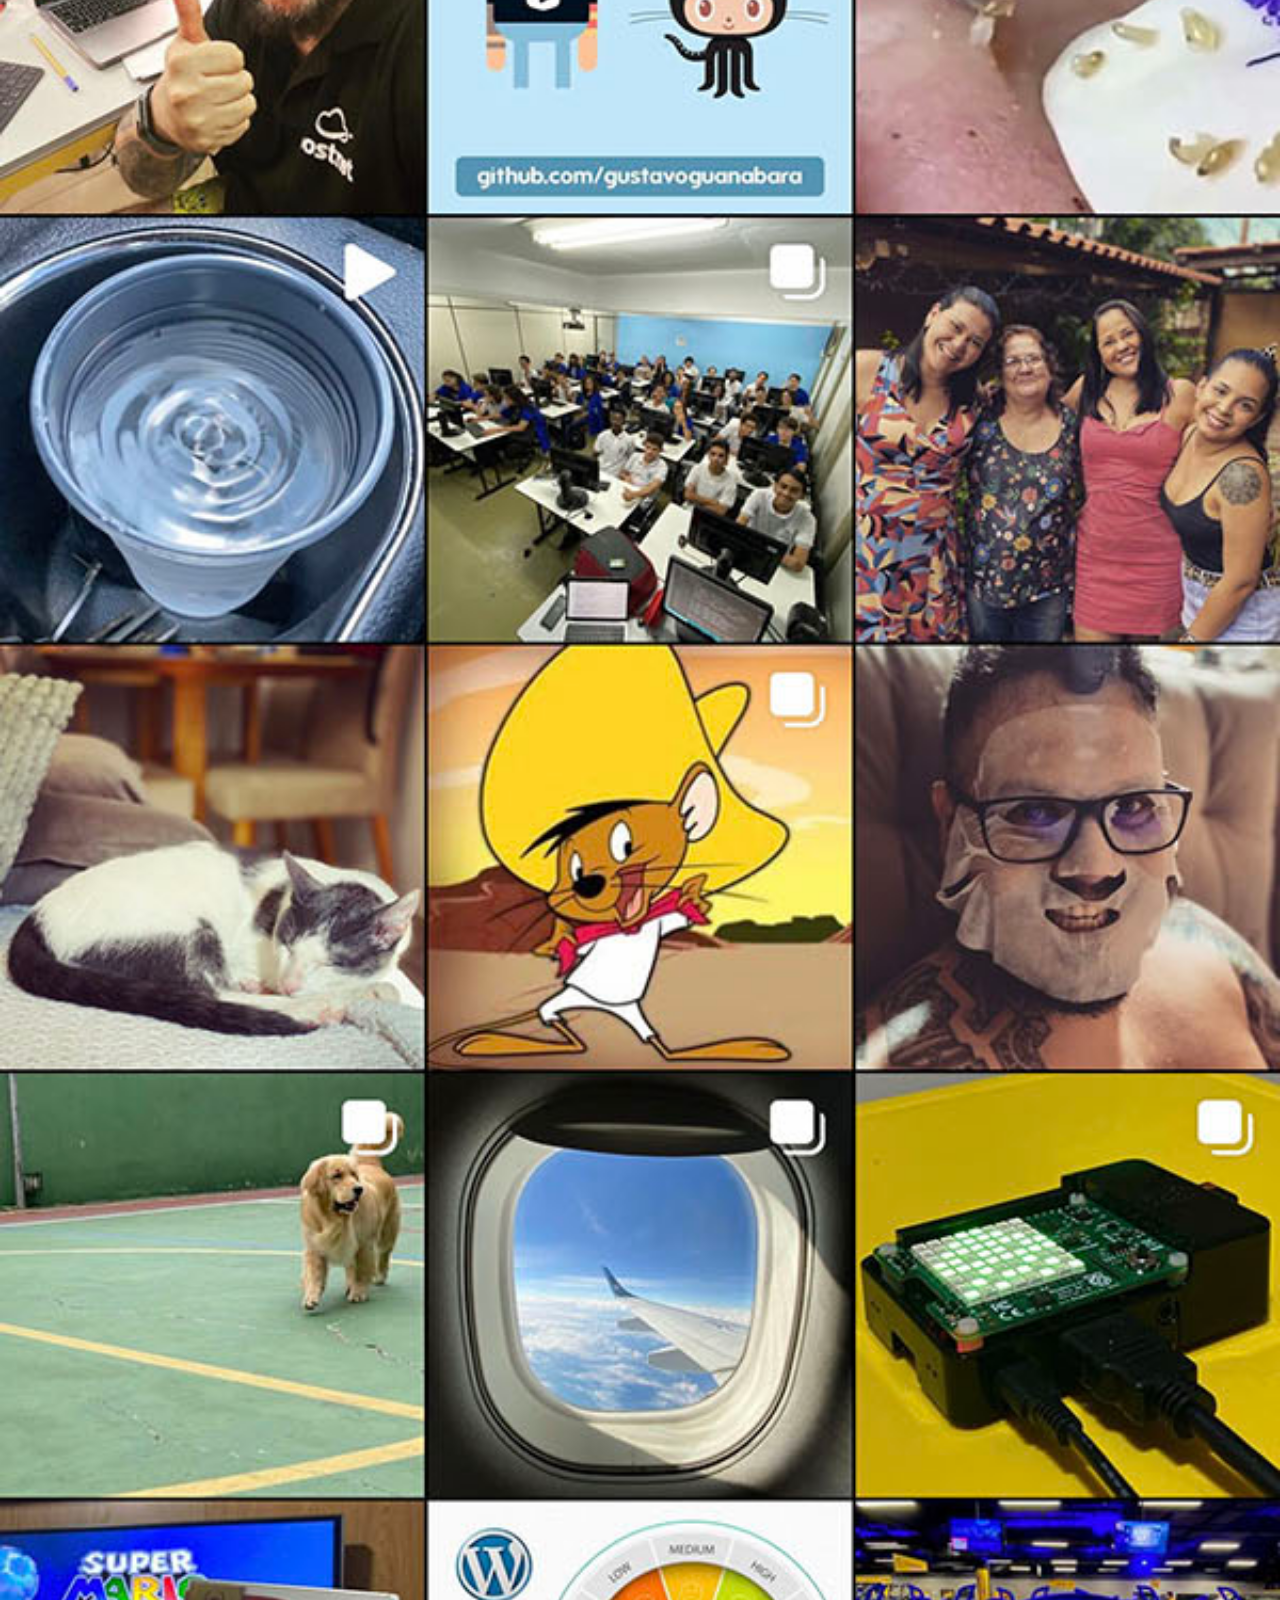
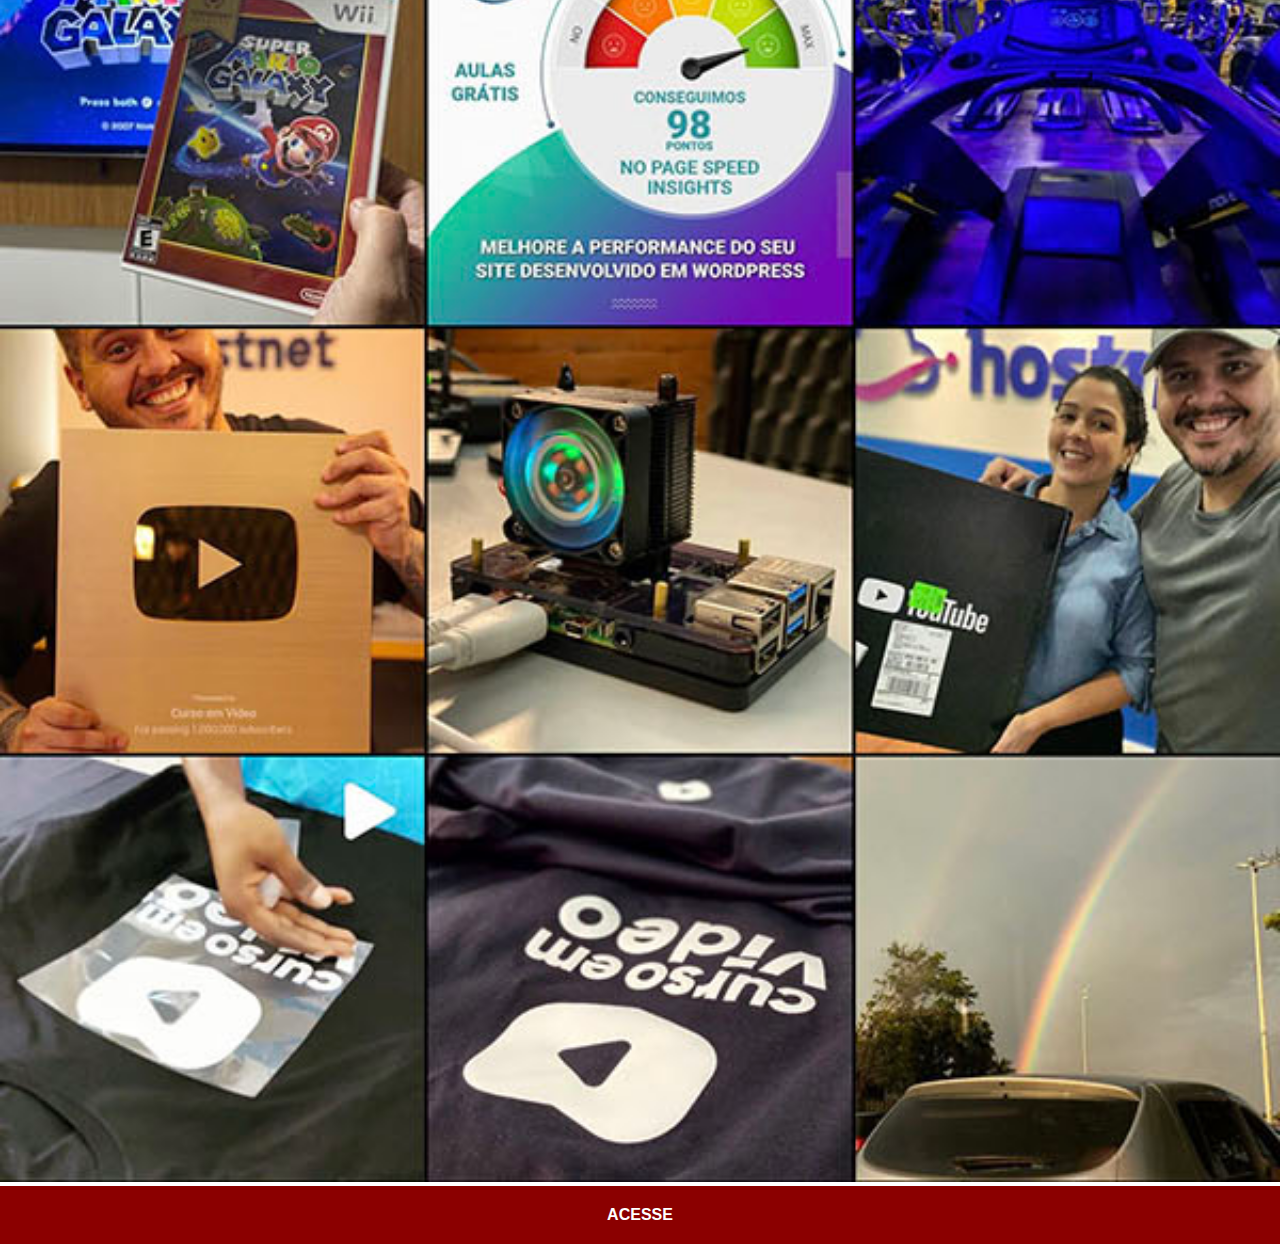
<file: instagram.html>
<!DOCTYPE html>
<html lang="pt-br">
<head>
  <meta charset="UTF-8">
  <meta name="viewport" content="width=device-width, initial-scale=1.0">
  <link rel="stylesheet" href="estilos/social.css">
  <title>Instagram</title>
</head>
<body>
  <img src="imagens/tela-instagram.jpg" alt="Instagram">
  <a href="https://www.instagram.com/gustavoguanabara/">ACESSE</a>
</body>
</html>
</file>
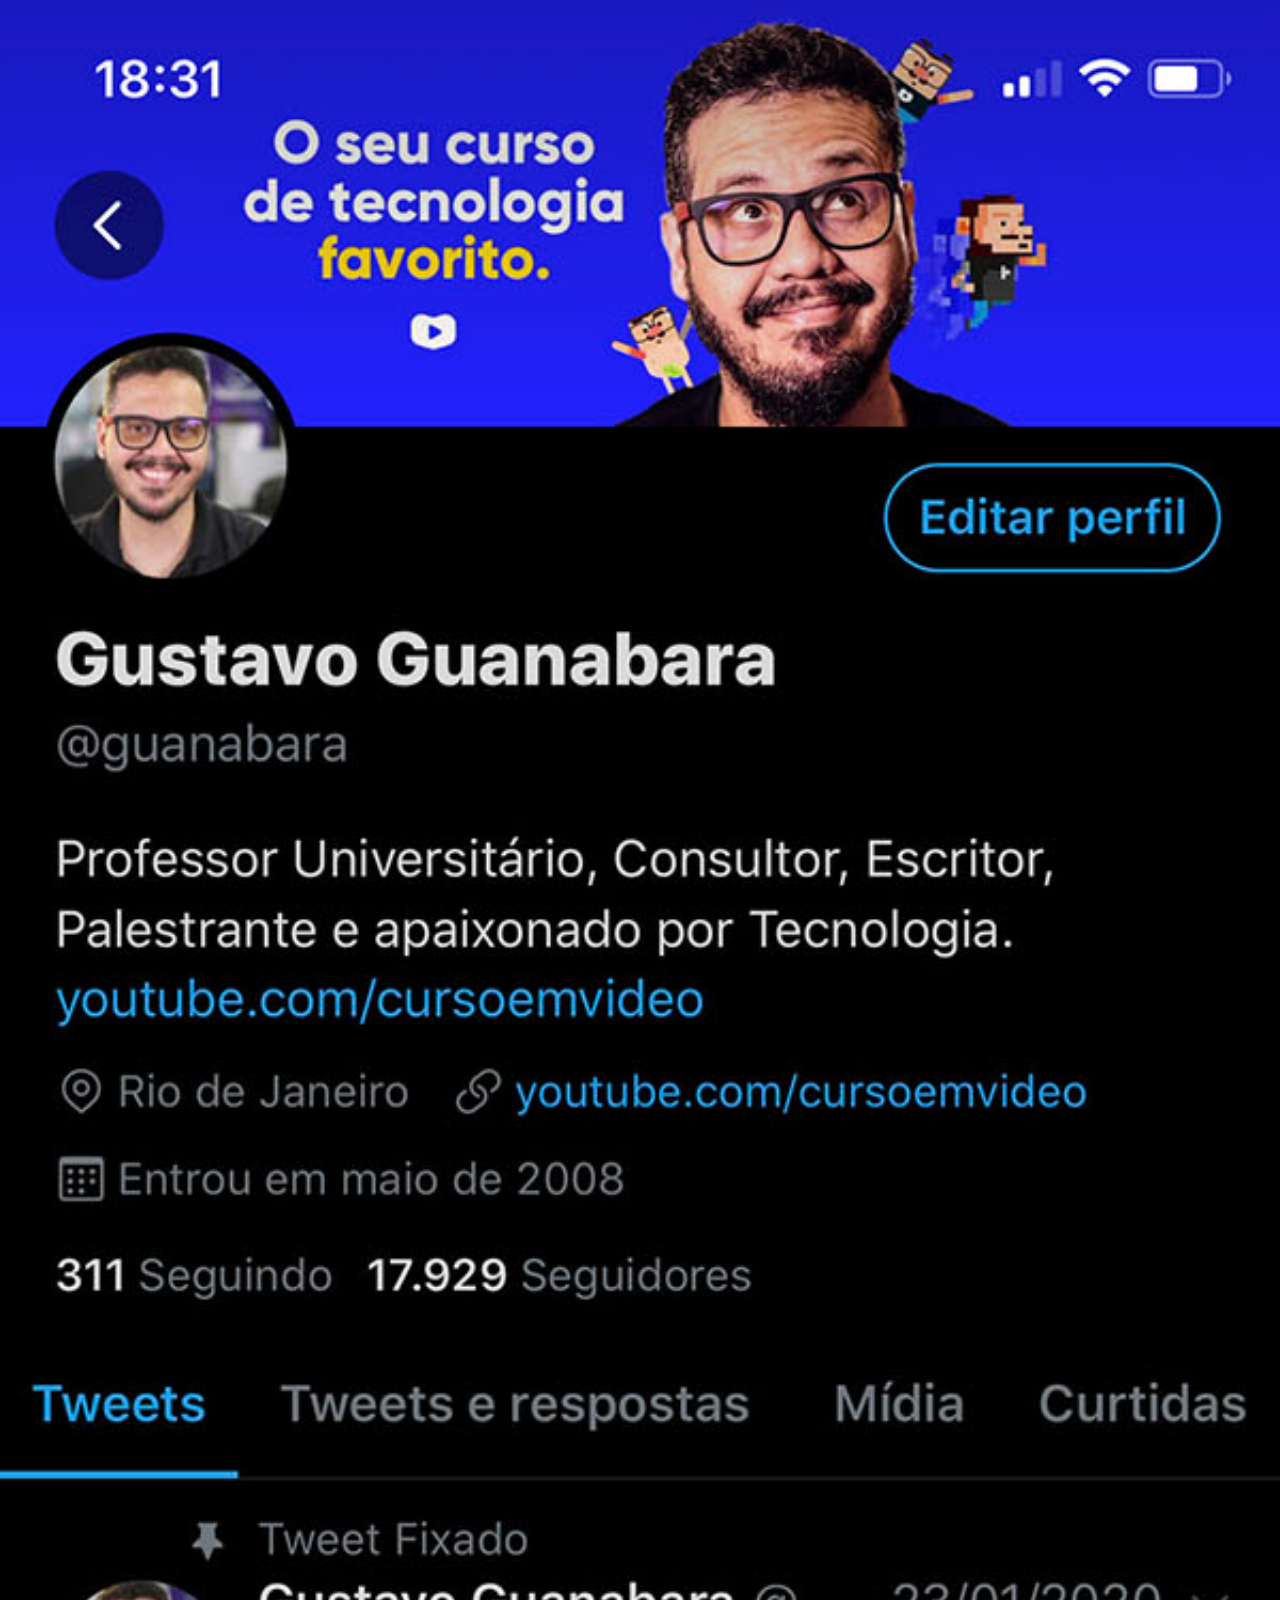
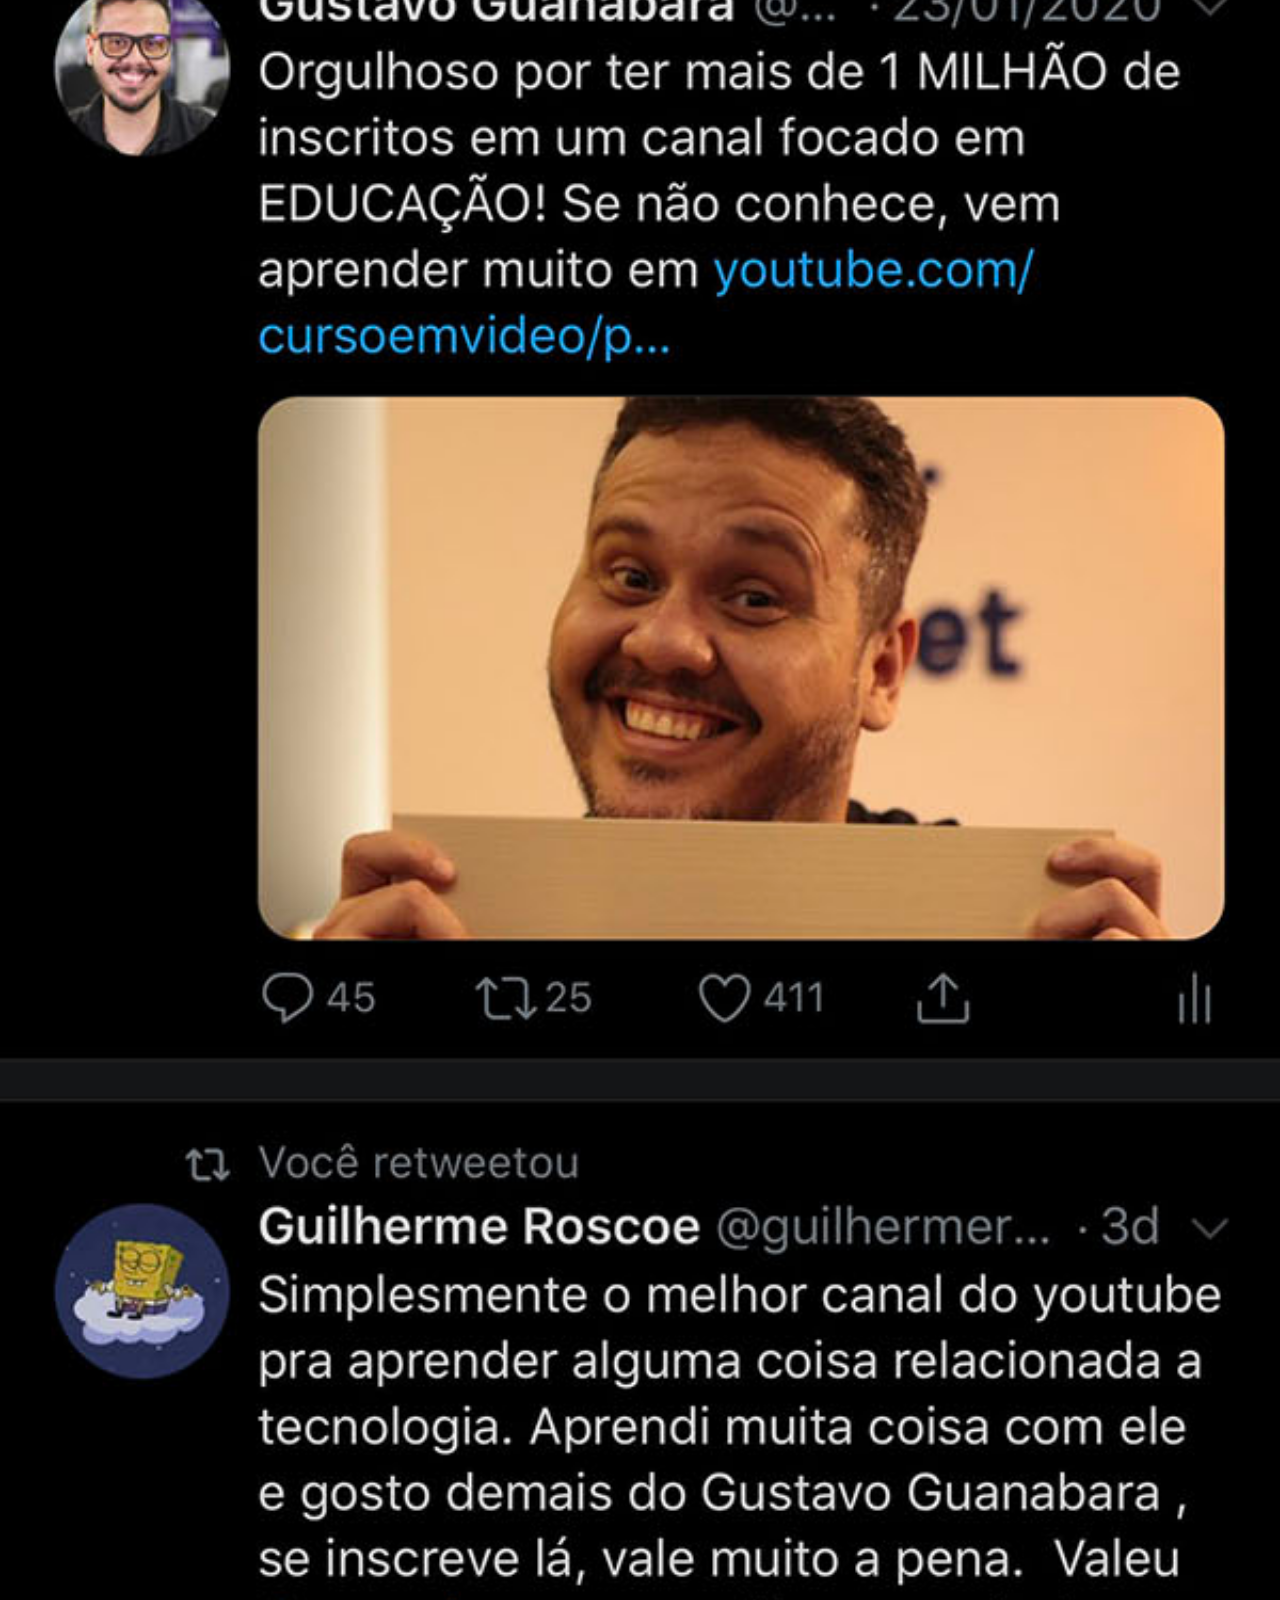
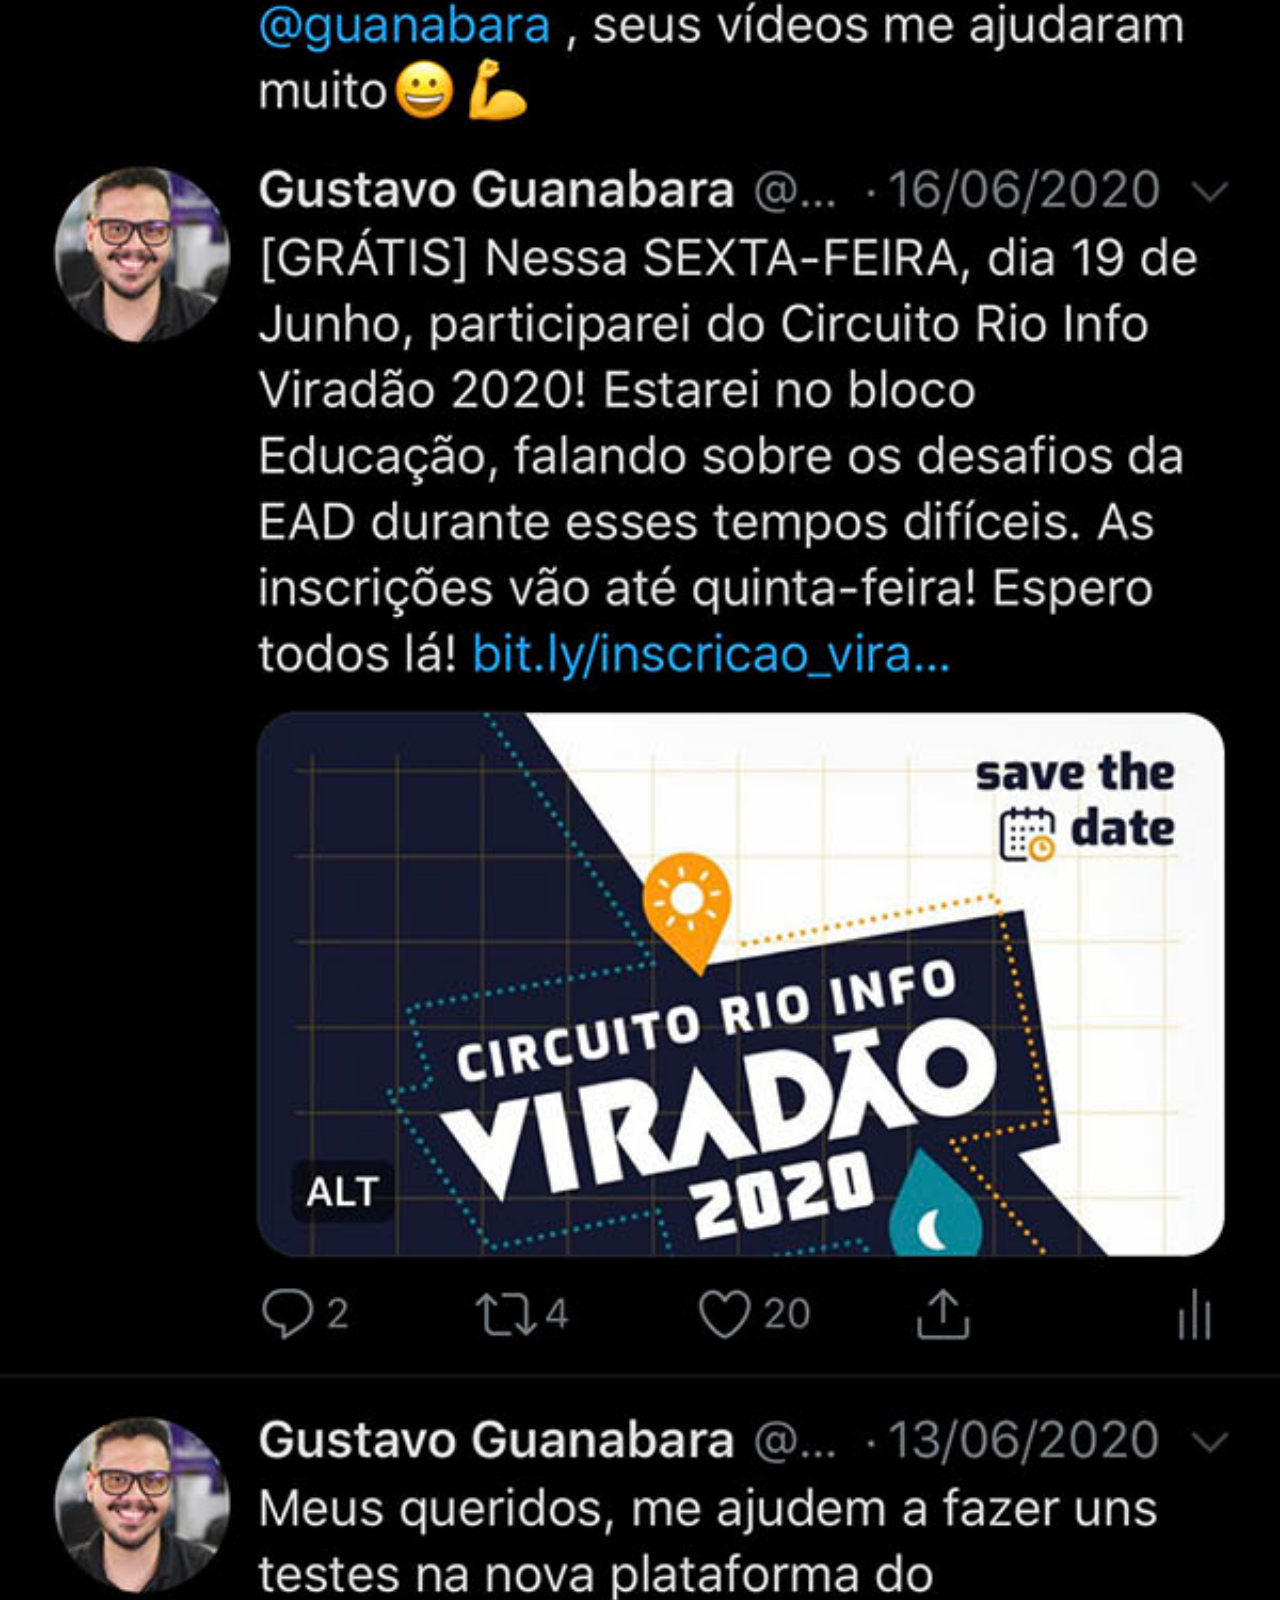
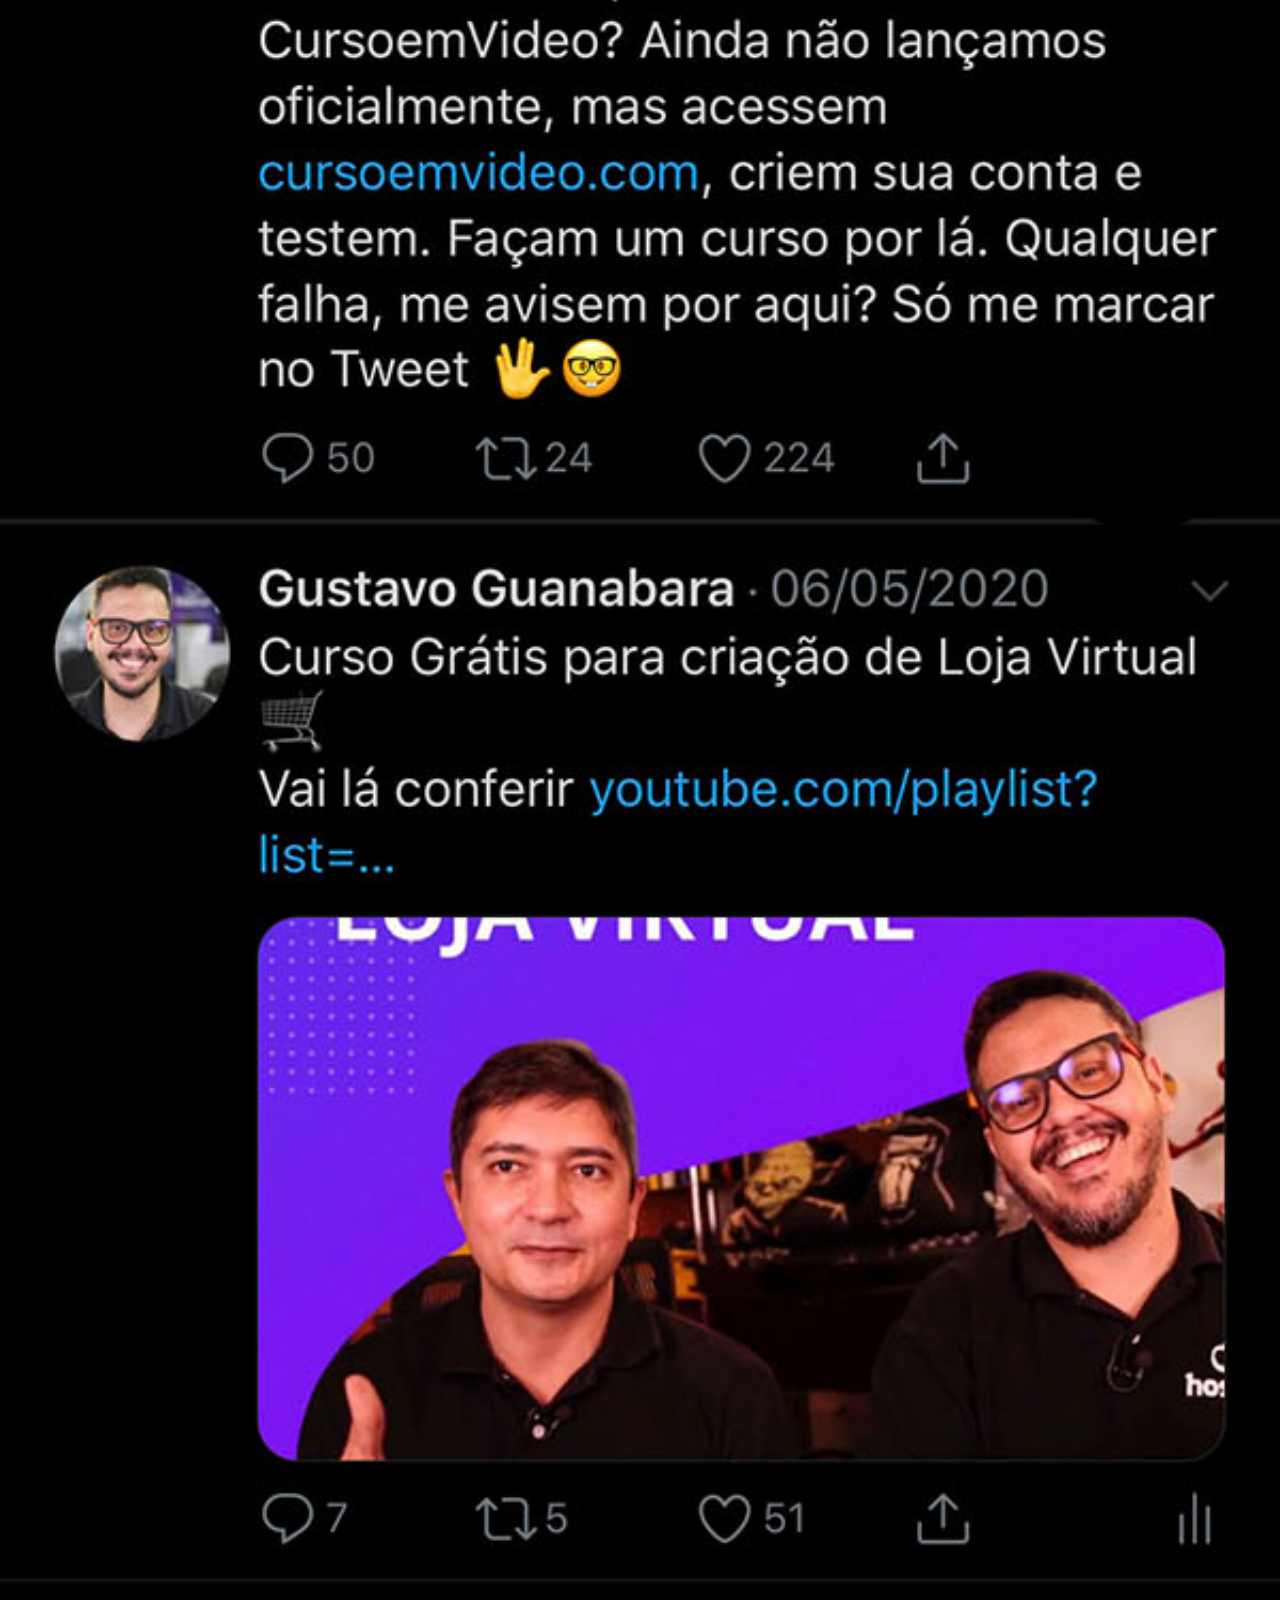
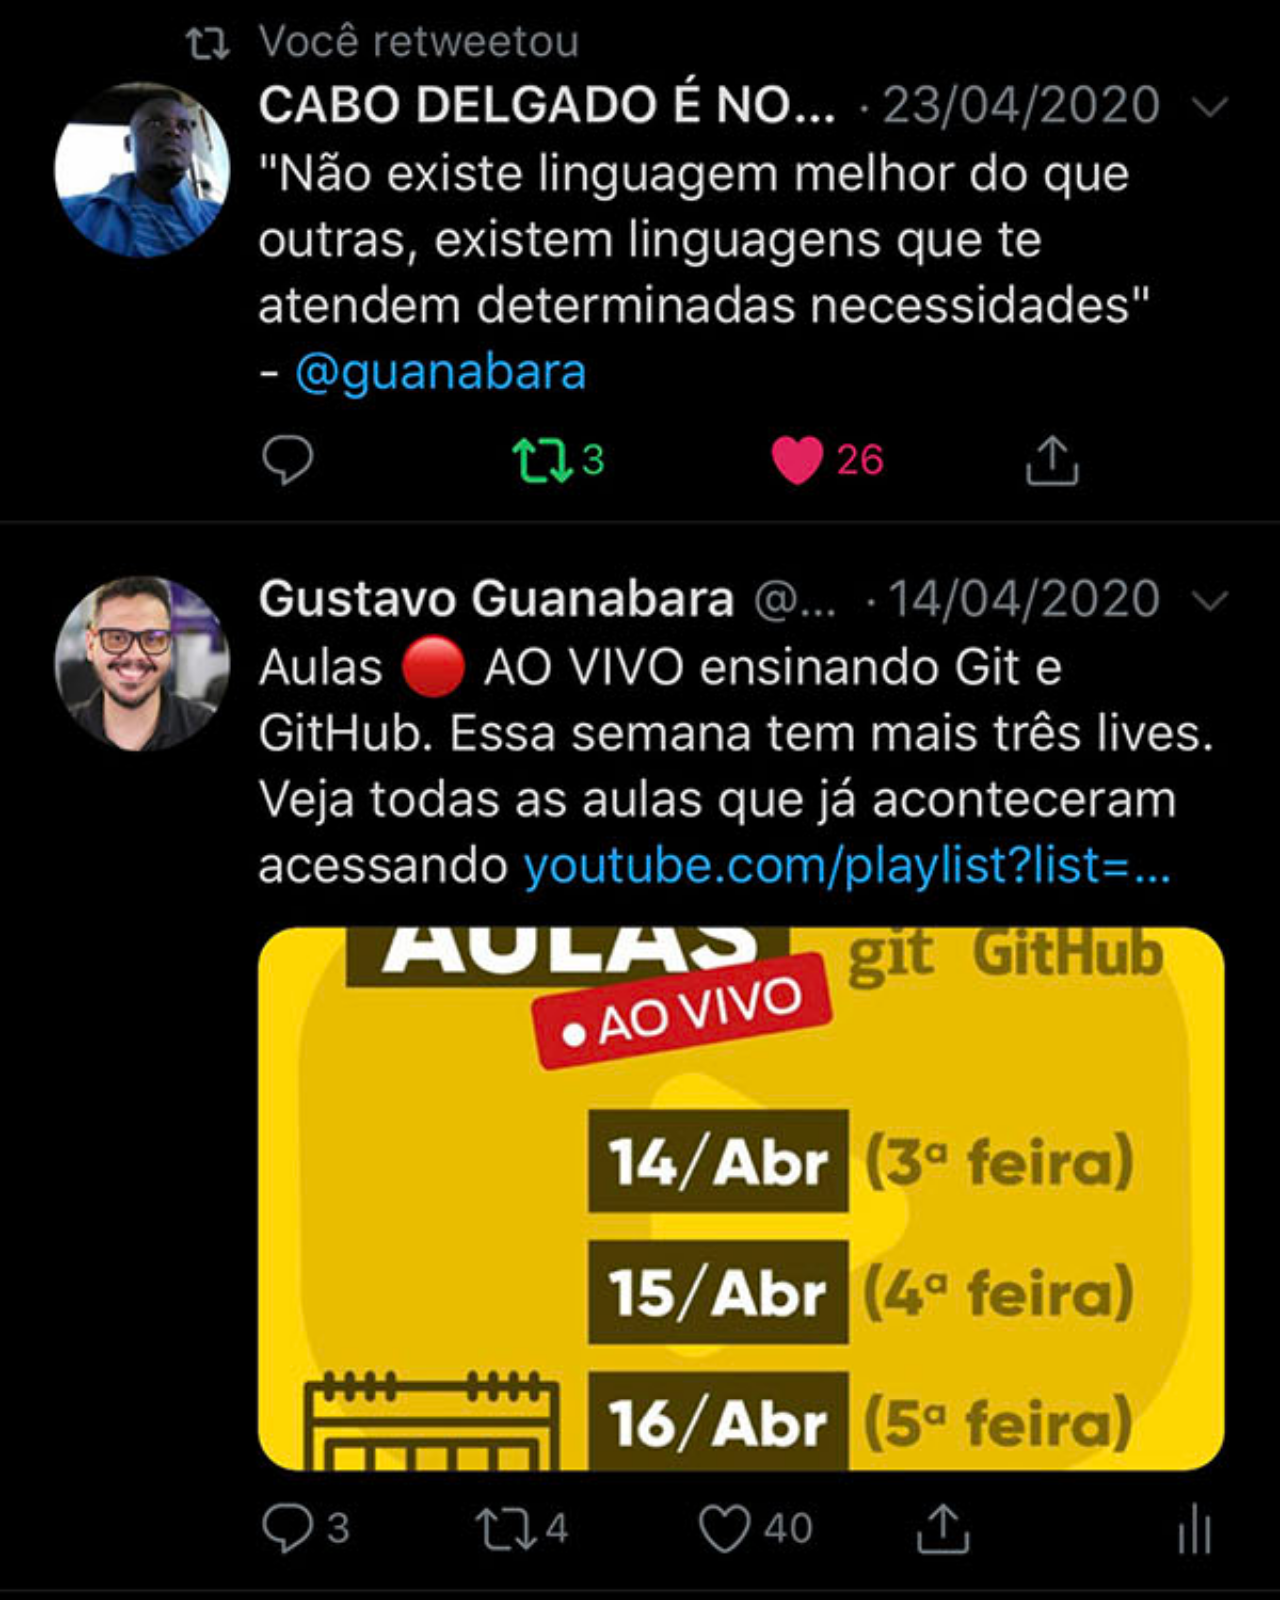
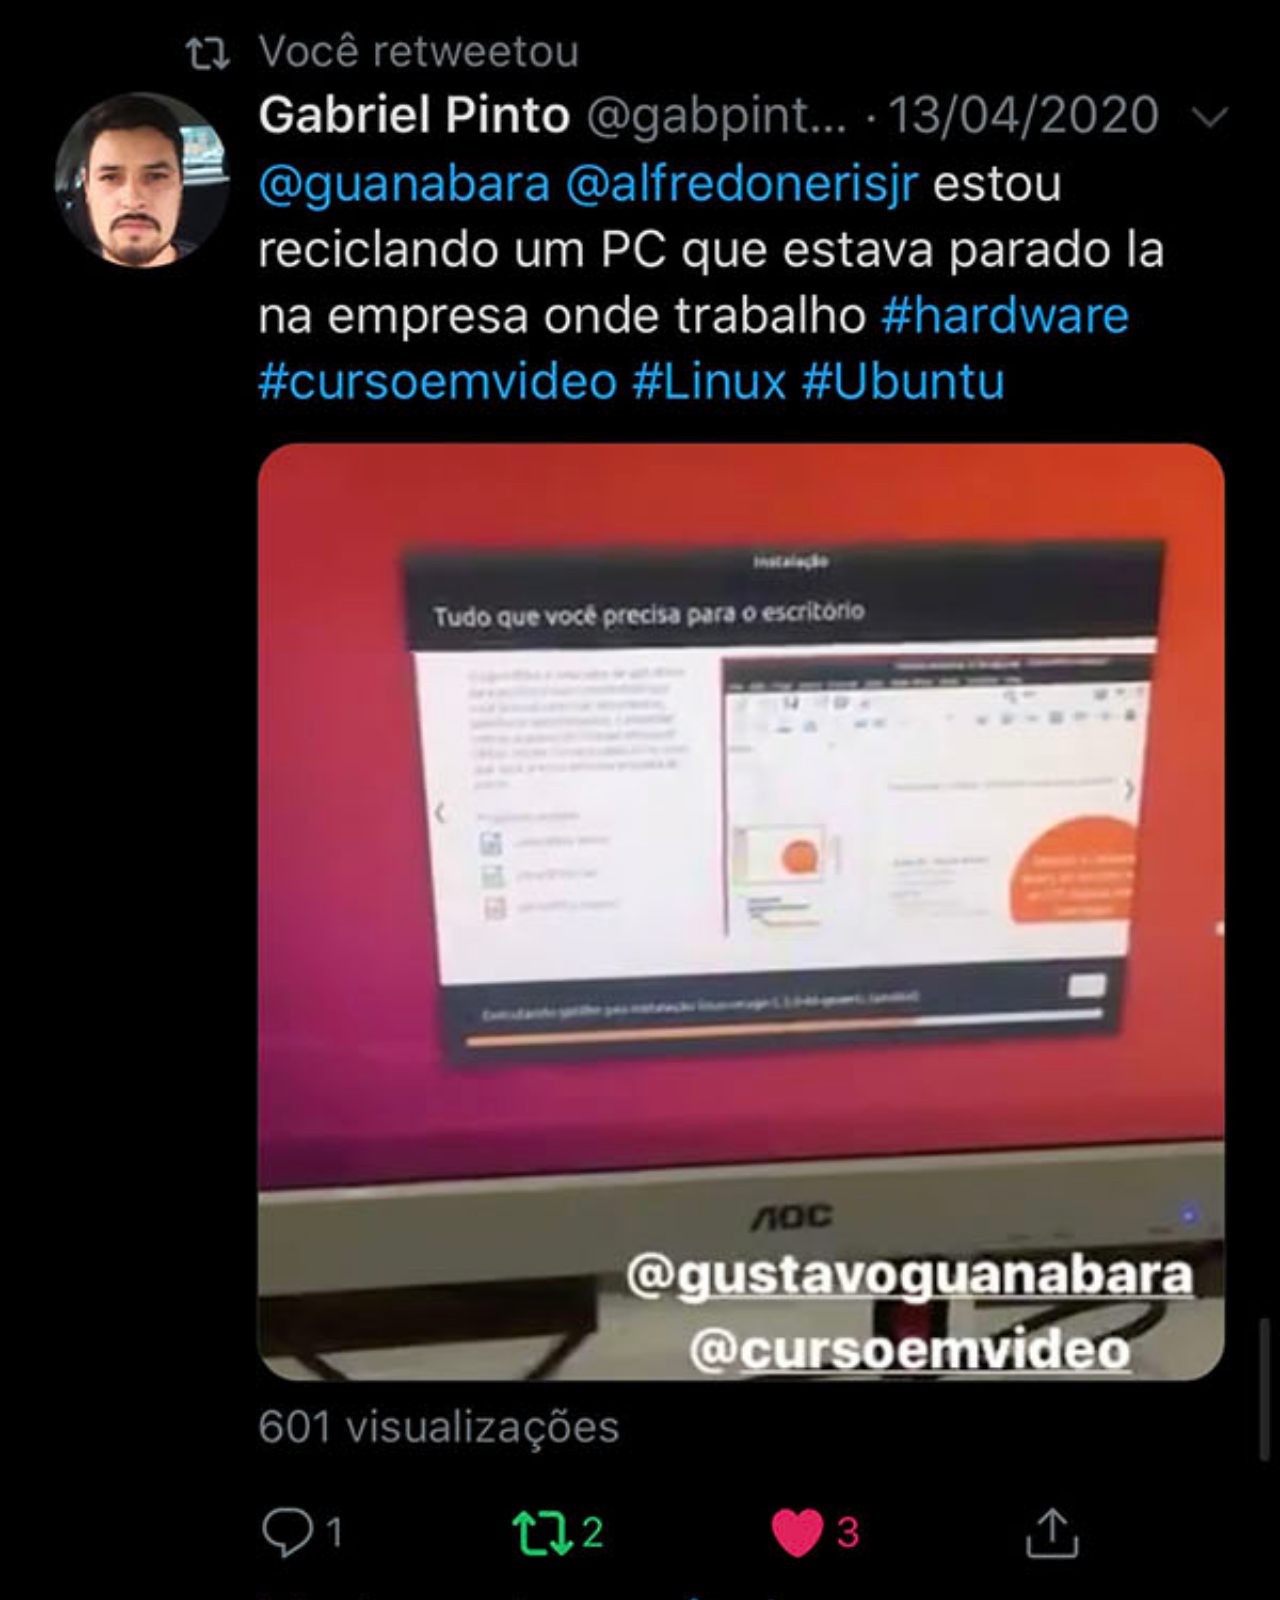
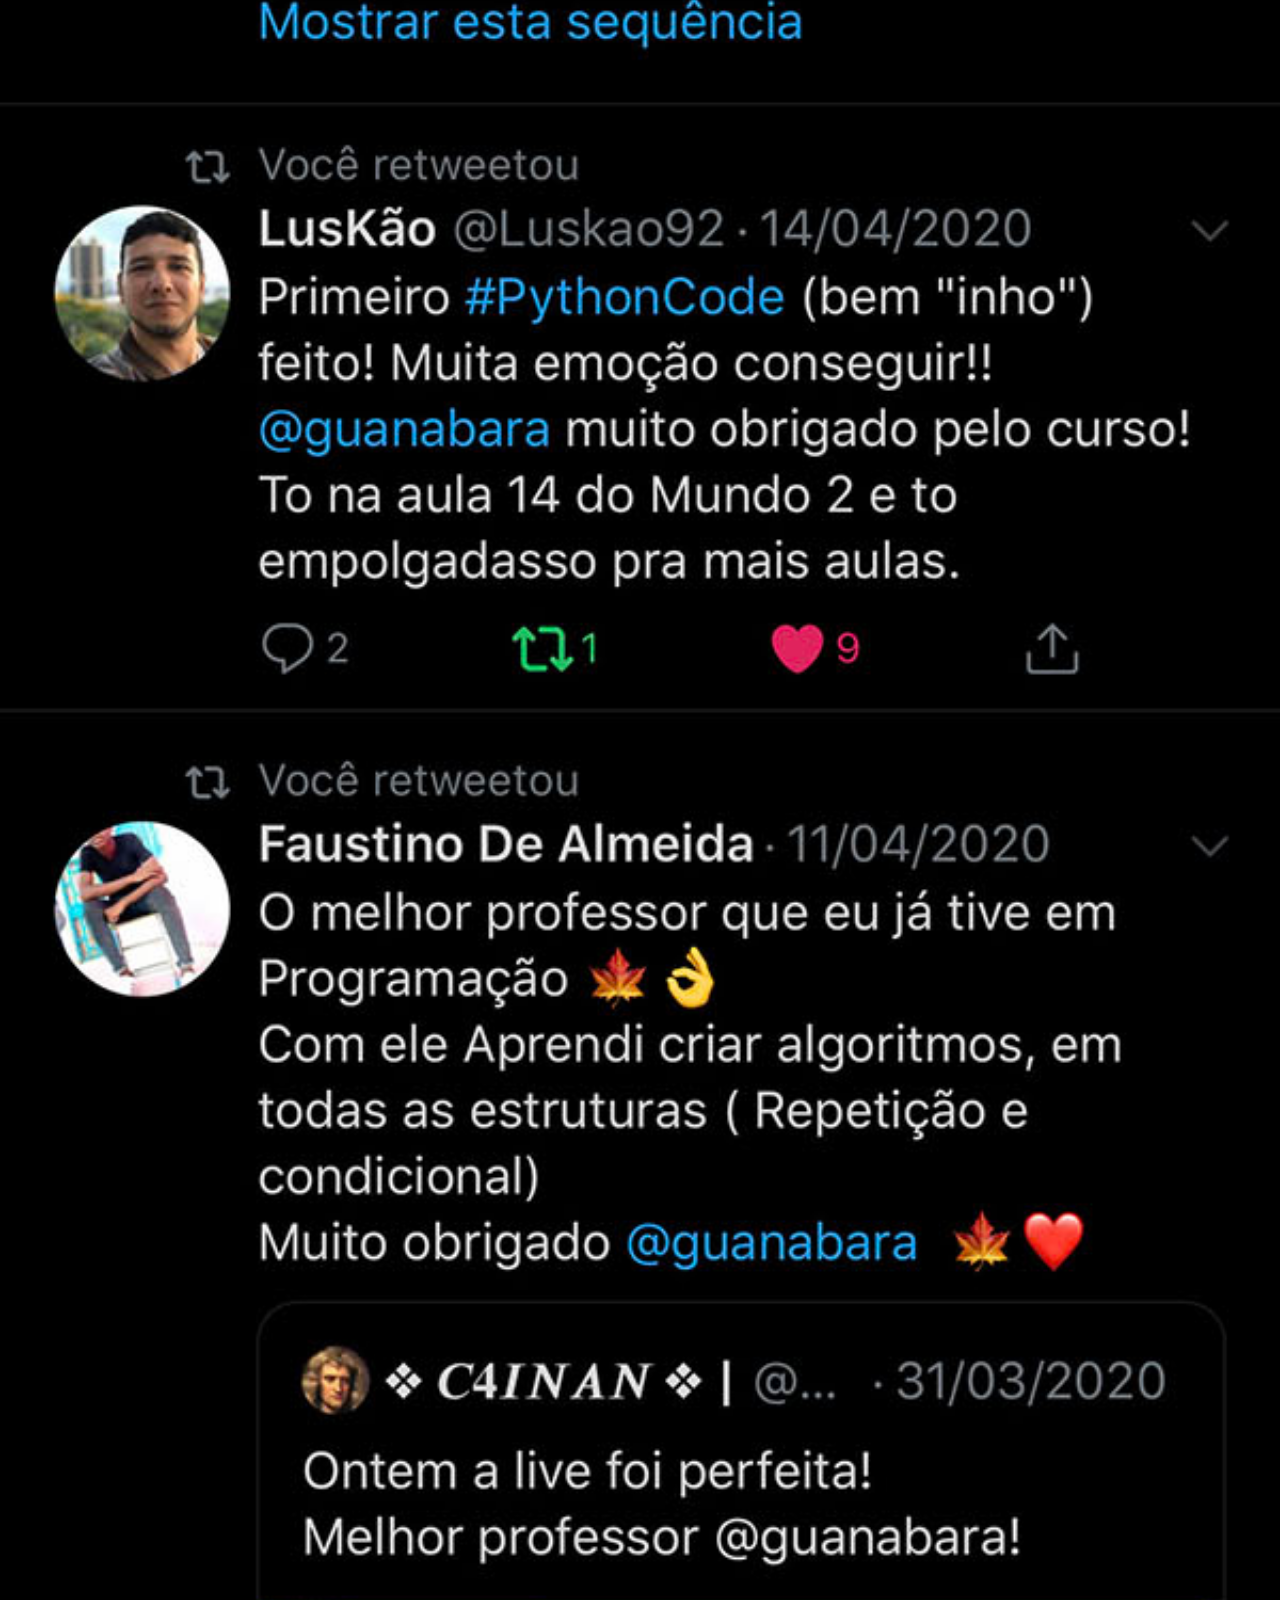
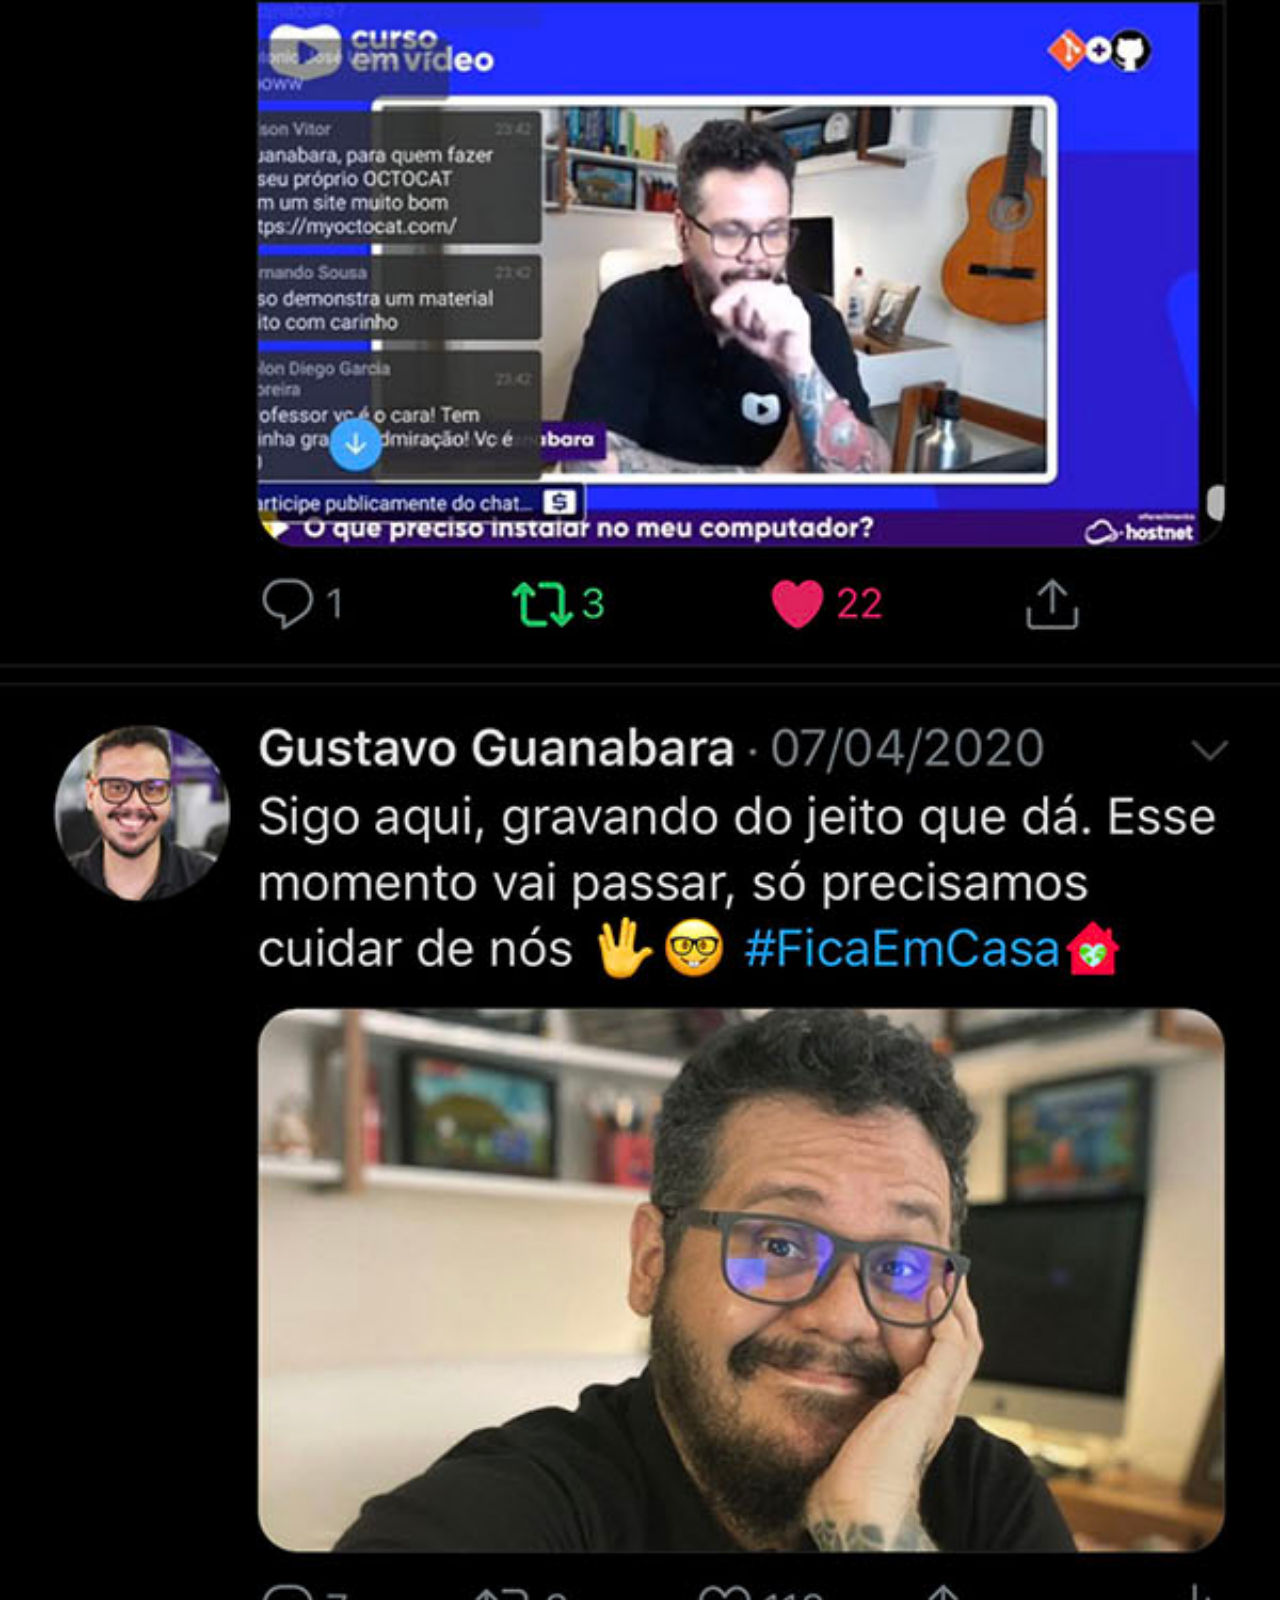
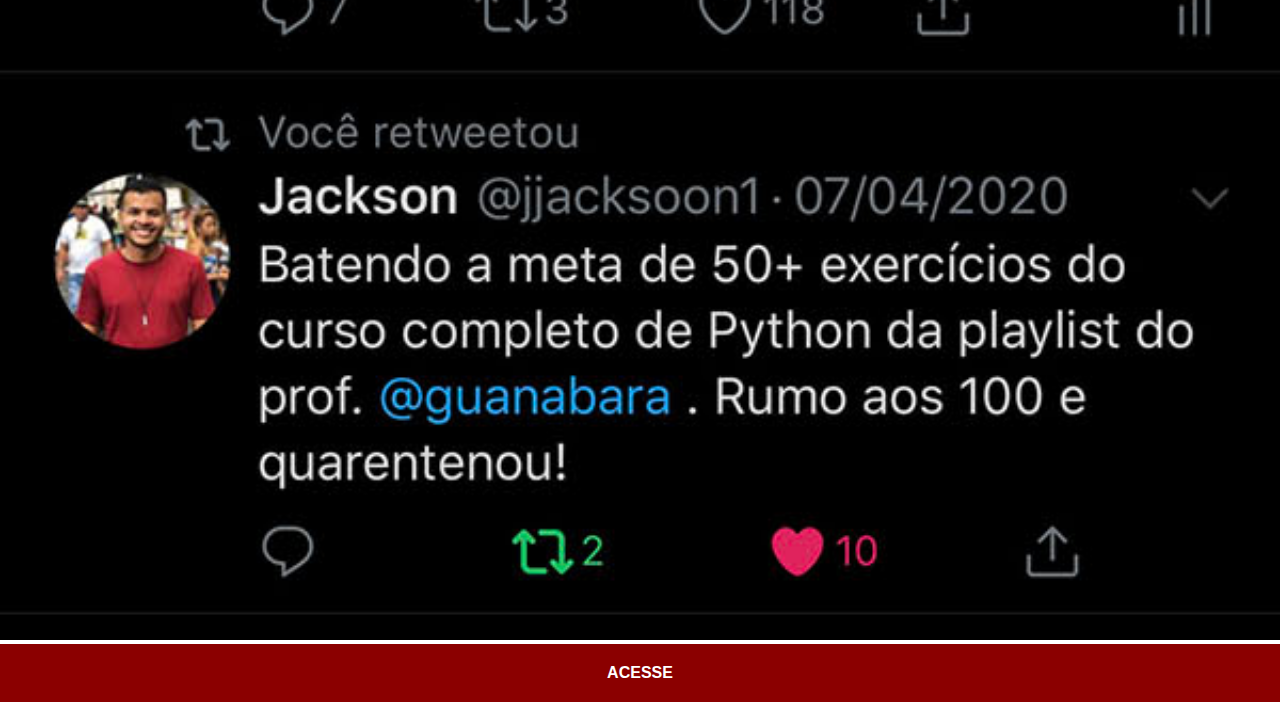
<file: twitter.html>
<!DOCTYPE html>
<html lang="pt-br">
<head>
  <meta charset="UTF-8">
  <meta name="viewport" content="width=device-width, initial-scale=1.0">
  <link rel="stylesheet" href="estilos/social.css">
  <title>Twitter</title>
</head>
<body>
  <img src="imagens/tela-twitter.jpg" alt="">
  <a href="https://x.com/guanabara">ACESSE</a>
</body>
</html>
</file>
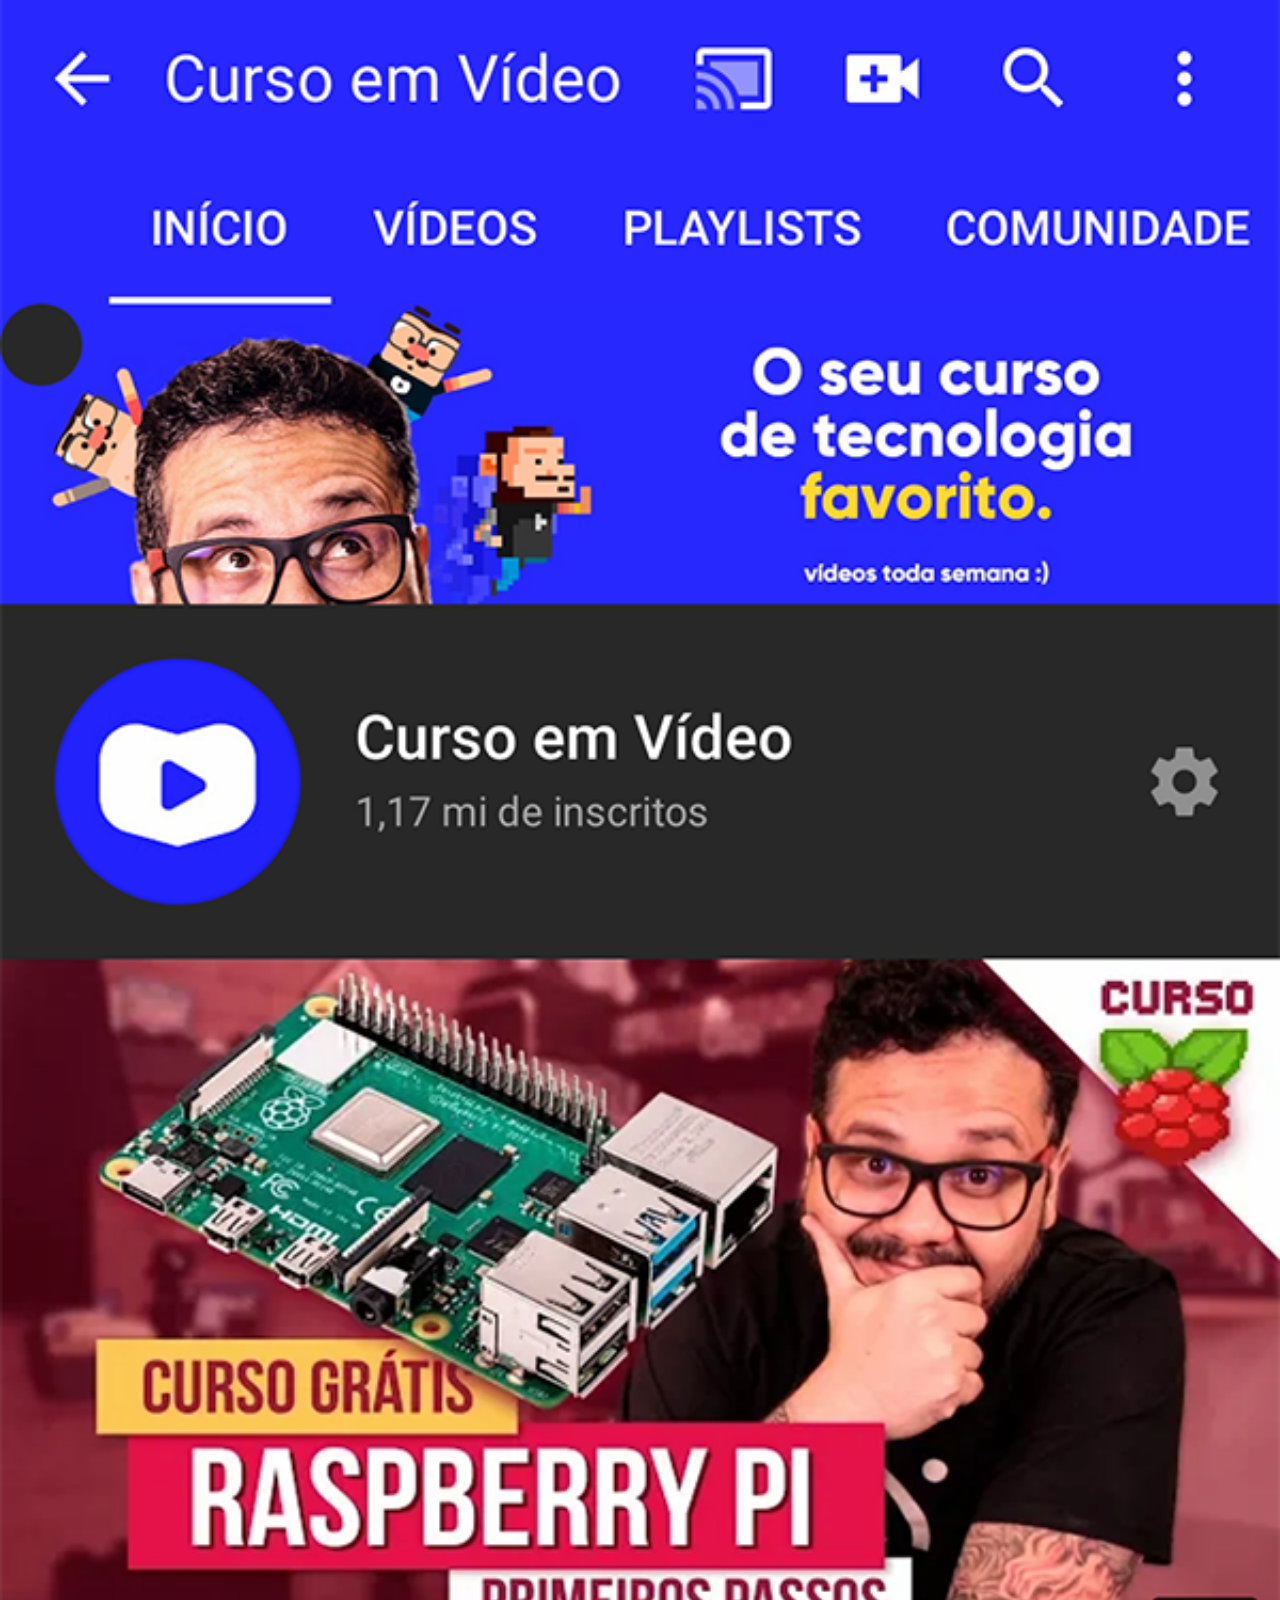
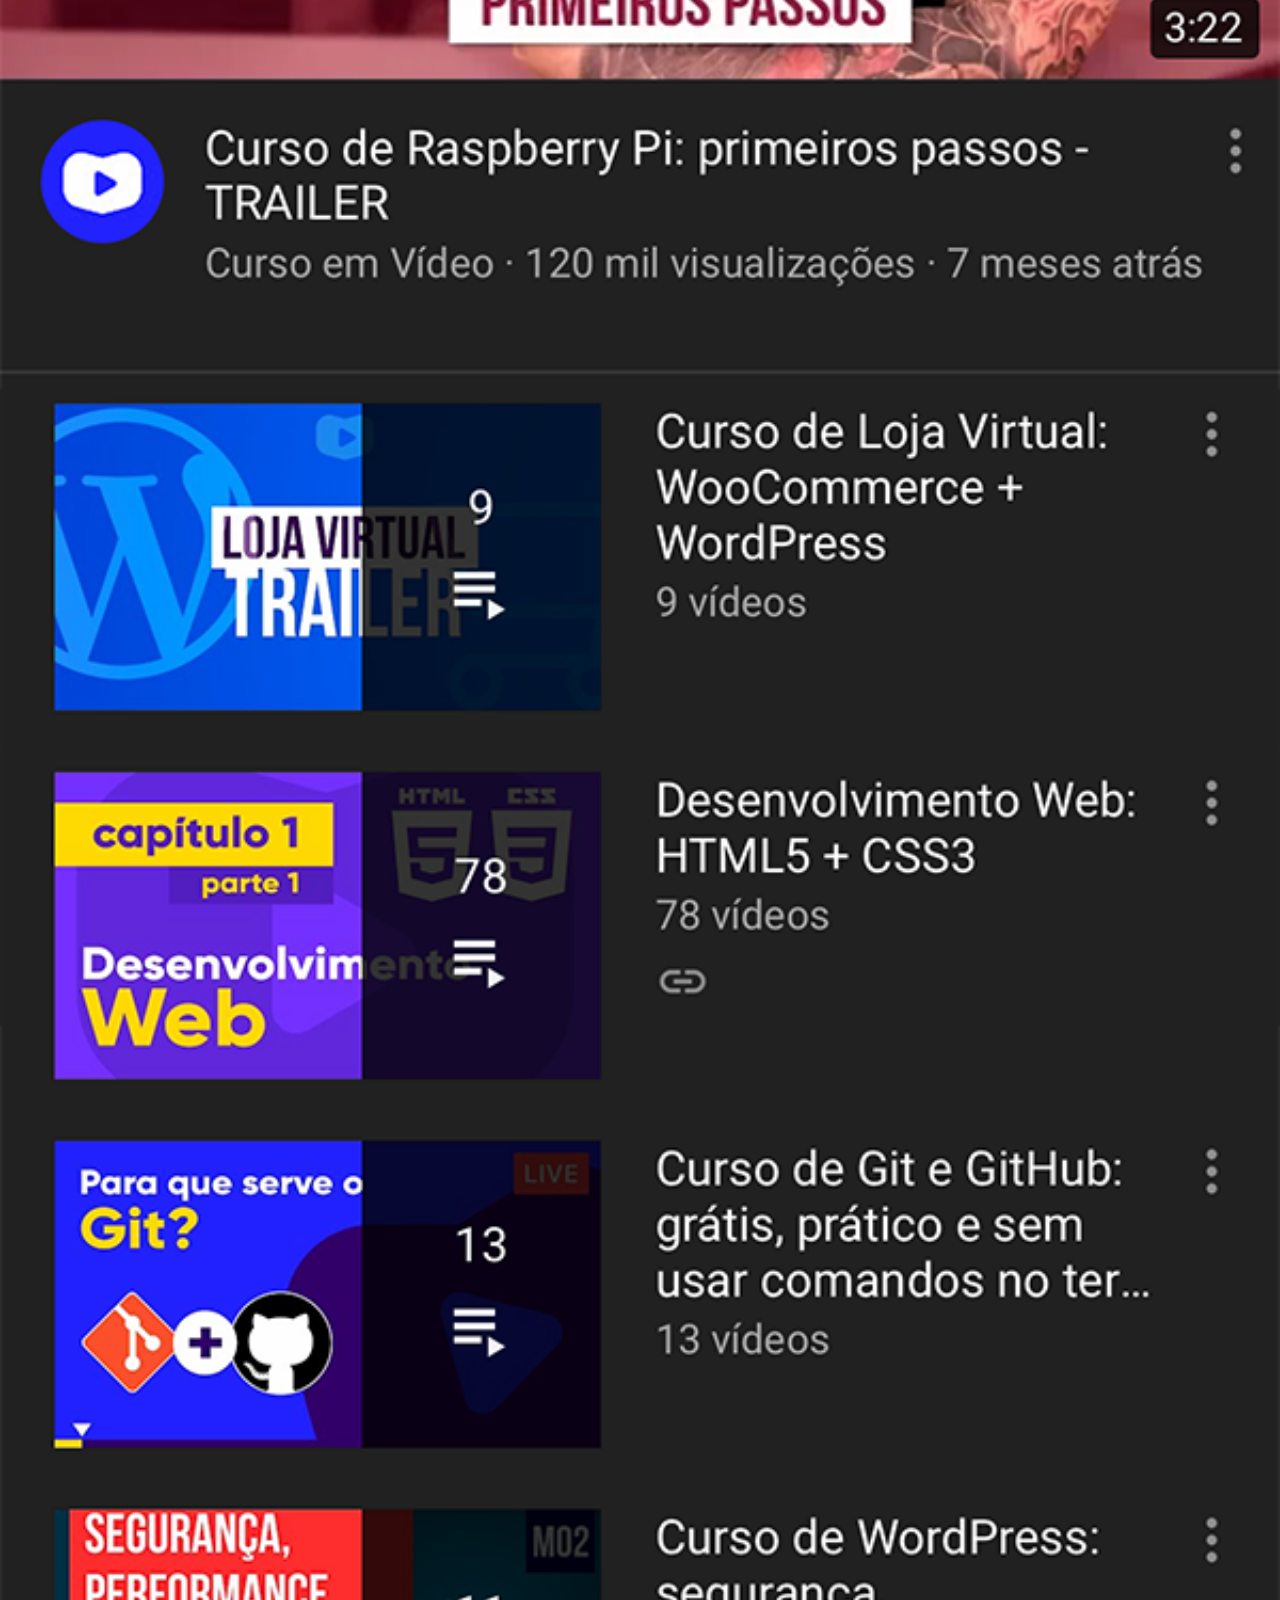
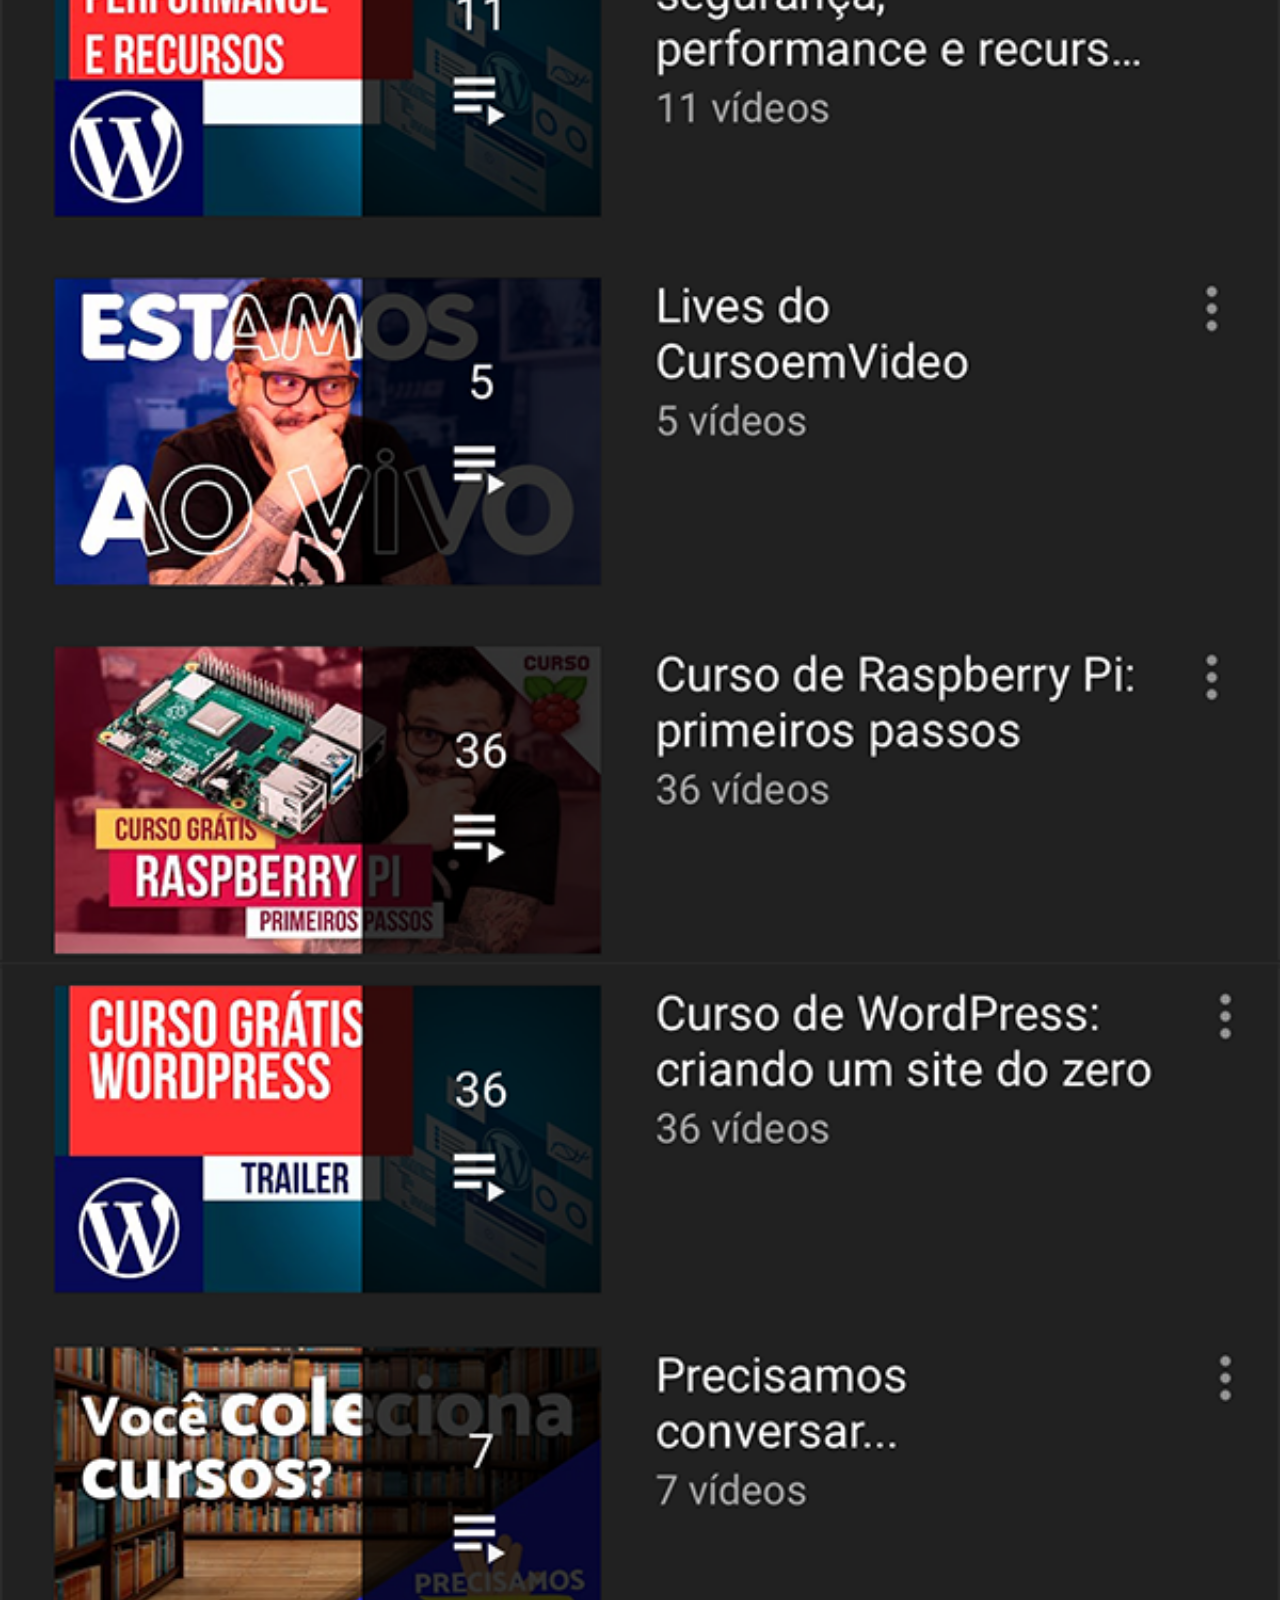
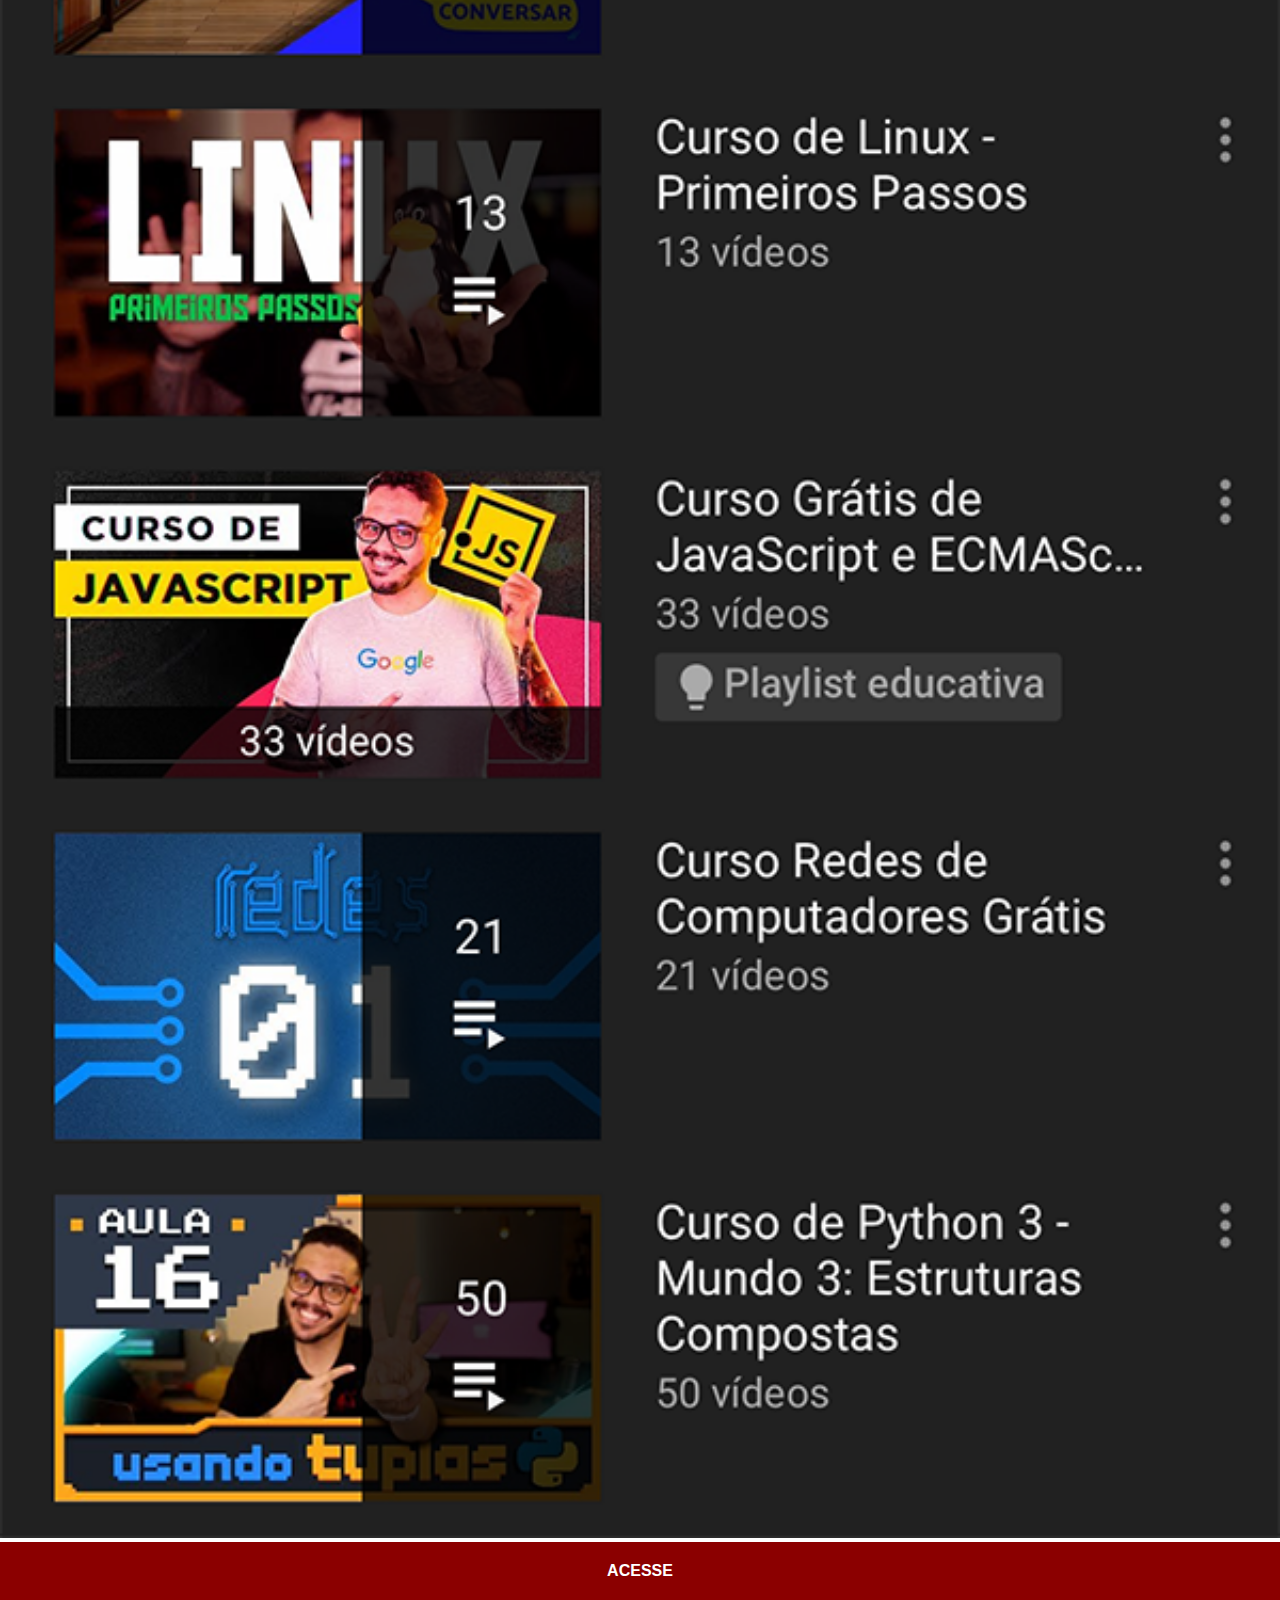
<file: youtube.html>
<!DOCTYPE html>
<html lang="pt-br">
  <head>
    <meta charset="UTF-8" />
    <meta name="viewport" content="width=device-width, initial-scale=1.0" />
    <link rel="stylesheet" href="estilos/social.css">
    <title>Youtube</title>
    <style>
    
    </style>
  </head>
  <body>
    <img src="imagens/tela-youtube.png" alt="Tela do youtube" />
    <a href="https://www.youtube.com/c/CursoemV%C3%ADdeo" target="_blank"
      >ACESSE</a
    >
  </body>
</html>
</file>
<file: estilos/style.css>
@charset "UTF-8";

*{
  margin: 0px;
  padding: 0px;
  font-family: Arial, Helvetica, sans-serif;
}

html , body{
  height: 100vh;
  width: 100vw;
  background-color: rgb(0, 0, 0);
}

body{
  background: url('../imagens/fundo-madeira.jpg') no-repeat top left;
  background-size: cover; /* cover vai cobrir toda a tela */
  background-attachment: fixed; /* fixa a imagem */
}

main{
  /* container de fora */
  height: 100vh; /* 100vh significa que o elemento <main> terá a mesma altura da janela do navegador.*/
  position: relative;
}

section#telefone{
  /* container de dentro em relação com o elemento <main> */
  /* Centralizar o telefone */
  position: absolute;
  top: 50%;
  left: 50%;
  transform: translate(-50%,-50%); 

  /* Dimencionar largura e altura do telefone */
  height: 627px;
  width: 311px;
  background: url('../imagens/frame-iphone.png') no-repeat;
}

iframe#tela{
  /* Centralizar o iframe */
  position: relative;
  top: 80px;
  left: 22px;
  /* Dimencionar largura e altura do iframe */
  width: 269px;
  height: 471px;
}

section#redes-sociais{ 
  text-align: right; /* alinha o texto a direita */
}

section#redes-sociais img{ 
  width: 50px;
  height: 50px;
  margin: 10px;
  border-radius: 50%;
  box-shadow: 2px 2px 5px rgba(0, 0, 0, 0.400); 
  box-sizing: border-box; /* faz com que o padding e o border fiquem dentro do tamanho do elemento */
}

section#redes-sociais img:hover{ 
  /* quando passar o mouse em cima da imagem */
  border:  2px solid rgba(255, 255, 255, 0.637);
  transform: translate( -3px, -3px); 
  /* transform: faz a imagem se mover em x e y*/
  /* translate (X ( - left) (+ right), Y (- top) (+ bottom)) */
  box-shadow: 5px 5px 10px rgba(0, 0, 0, 0.623);
  transition: transform .3s, border 4s; /* tempo de transição e tempo de animação*/
  
}
</file>
<file: estilos/social.css>
@charset "UTF-8";

* {
  margin: 0px;
  padding: 0px;
  font-family: Arial, Helvetica, sans-serif;
}

::-webkit-scrollbar { /* Estilizando a barra de rolagem , no caso retirou */
  width: 0px;
  height: 0px;
}

img {
  width: 100vw;
}

a {
  display: block;
  background-color: darkred;
  color: white;
  padding: 20px;
  text-align: center;
  font-weight: bold;
  text-decoration: none;
}

a:hover {
  background-color: red;
}
</file>
